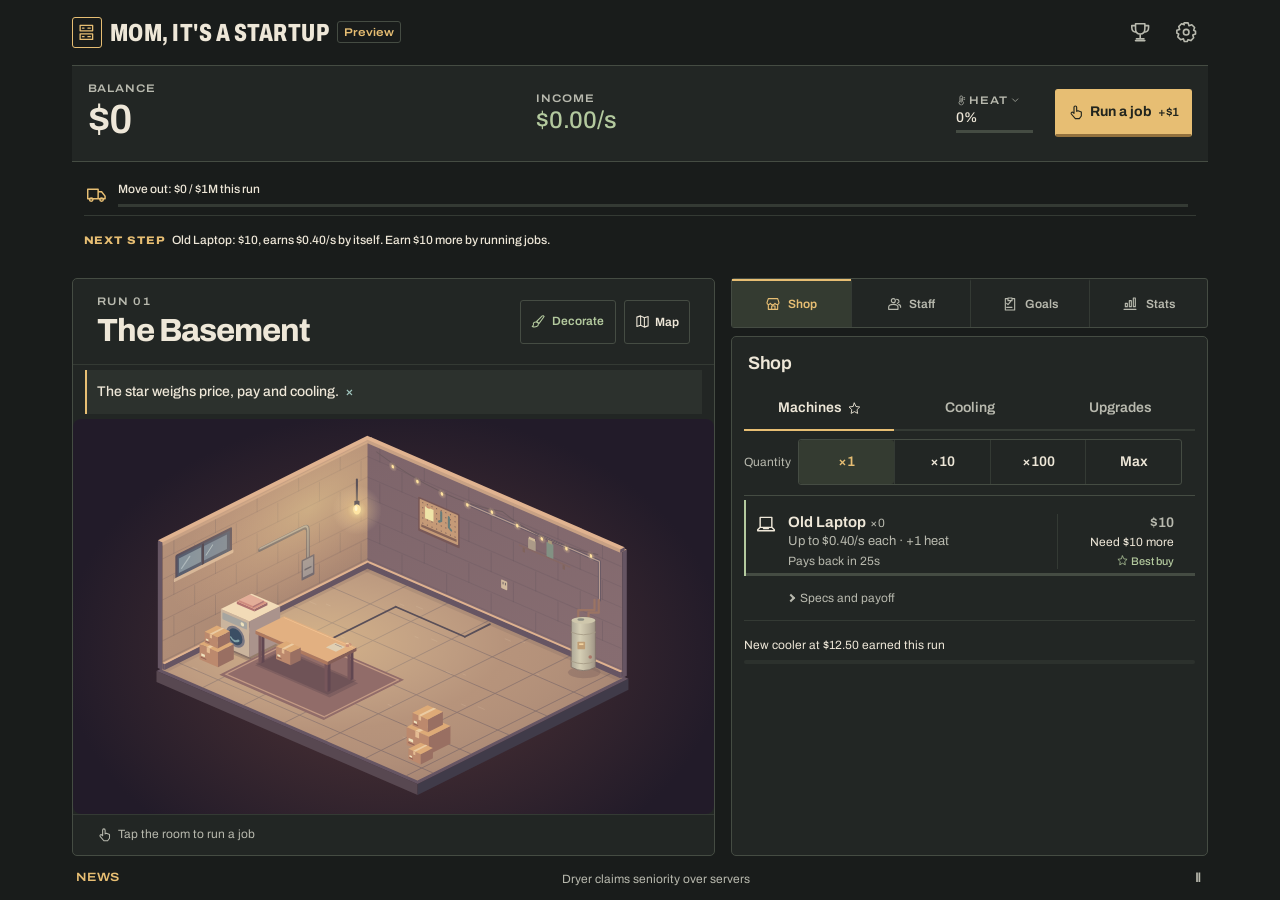
<file: index.html>
<!doctype html>
<html lang="en" data-release="preview">
<head>
  <meta charset="utf-8">
  <meta name="viewport" content="width=device-width, initial-scale=1, viewport-fit=cover">
  <title>Mom, It's a Startup</title>
  <meta name="color-scheme" content="dark">
  <meta name="theme-color" content="#191c1b">
  <link rel="manifest" data-href="./manifest.webmanifest">
  <link rel="icon" type="image/png" sizes="32x32" href="./icons/favicon.png">
  <link rel="apple-touch-icon" sizes="180x180" href="./icons/apple-touch-icon.png">
  <link rel="stylesheet" href="style.css">
  <link rel="stylesheet" href="design-assets.css">
  <link rel="stylesheet" href="room-scene.css">
  <link rel="stylesheet" href="shell.css">
</head>
<body class="game-screen">
  <main class="layout">
    <header class="topbar">
      <div class="identity"><span class="brand-mark"><svg class="ui-icon" aria-hidden="true" focusable="false"><use href="#icon-server"></use></svg></span><h1 class="brand">Mom, It's a Startup</h1><span id="preview-badge" hidden>Preview</span></div>
      <div class="header-tools">
        <button type="button" id="achievements-btn" aria-label="Achievements" aria-haspopup="dialog" aria-controls="achievements-dialog"><svg class="ui-icon" aria-hidden="true" focusable="false"><use href="#icon-trophy"></use></svg><span class="news-sr" id="achievement-count">0/0</span></button>
        <button type="button" id="settings-btn" aria-label="Settings" aria-haspopup="dialog" aria-controls="settings-dialog"><svg class="ui-icon" aria-hidden="true" focusable="false"><use href="#icon-settings"></use></svg></button>
      </div>
    </header>
    <section class="hud" aria-label="Startup finances and heat">
      <div class="balance"><span class="hud-label">Balance</span><strong id="money">$0</strong></div>
      <div class="income"><span class="hud-label">Income</span><strong id="income">$0/s</strong><span id="tap-boost" hidden></span><span class="news-sr" id="income-source">from machines</span><span id="income-flow" aria-hidden="true"></span></div>
      <div class="heat-chip-wrap">
        <button type="button" id="heat-chip" aria-controls="thermal-panel" aria-expanded="false" aria-label="Heat and power">
          <span class="heat-caption"><svg class="ui-icon" aria-hidden="true" focusable="false"><use href="#icon-heat"></use></svg> Heat <svg class="ui-icon" aria-hidden="true" focusable="false"><use href="#icon-chevron"></use></svg></span><strong id="heat-percent">0%</strong><span class="bar"><span class="bar-fill" id="heat-fill"></span></span>
          <span id="fireproof-badge" class="signature-chip" hidden>Fireproof</span>
        </button>
        <div id="thermal-panel" hidden>
          <h2>Heat and power</h2>
          <span id="heat-text"></span>
          <span id="orbital-heat-rule" hidden></span>
          <div id="fire-risk" hidden>
            <div class="meter-label"><span>Fire risk</span><span id="fire-risk-value"></span></div>
            <div class="bar" aria-hidden="true"><div class="bar-fill" id="fire-risk-fill"></div></div>
          </div>
          <div class="thermal-readout">
            <span id="cooling-reserve"></span>
            <span class="throttle" id="throttle" hidden></span>
          </div>
          <span id="sysadmin-receipt" hidden></span>
        <div id="power-control" hidden>
          <div class="power-caption">
            <label for="power-slider">Power <span id="power-value" aria-hidden="true"></span></label>
            <span id="power-readout"></span>
          </div>
          <div class="power-track">
            <div class="power-rail" aria-hidden="true">
              <span id="power-best"><span>best</span></span>
            </div>
            <input id="power-slider" type="range" aria-describedby="power-readout power-target power-cap-label">
          </div>
          <span id="power-target" class="news-sr"></span>
          <span id="power-cap-label" hidden></span>
        </div>
          <button type="button" class="btn" id="heat-close">Done</button>
        </div>
      </div>
      <div class="hud-job">        <button type="button" class="job-btn" id="job-btn" aria-describedby="tap-equivalent" aria-keyshortcuts="Space">
          <svg class="ui-icon" aria-hidden="true" focusable="false"><use href="#icon-tap"></use></svg><span class="job-title">Run a job</span>
          <span class="job-value" id="job-value">+$1</span>
          <span id="tap-receipt" aria-hidden="true"></span>
          <span id="tap-streak" aria-hidden="true"></span>
          <span id="streak-meter" aria-hidden="true"></span>
        </button>
</div>
    </section>
        <section class="goal-strip" id="goal-strip" data-phase="move" aria-labelledby="goal-title">
      <span class="goal-icon" id="goal-icon" aria-hidden="true"></span>
      <div class="goal-copy">
        <h2 id="goal-title">Move out</h2>
        <div class="goal-track" id="goal-track" role="progressbar" aria-labelledby="goal-title" aria-valuemin="0" aria-valuemax="100" aria-valuenow="0">
          <div class="goal-fill" id="goal-fill"></div>
        </div>
        <p id="goal-detail" hidden></p>
        <p id="board-completion" hidden></p>
      </div>
      <div class="goal-actions" id="goal-actions">
        <button type="button" id="move-btn" class="move-btn" aria-describedby="goal-title" hidden>Move out</button>
        <button type="button" id="sell-btn" class="btn" aria-describedby="goal-title" hidden>Sell startup</button>
        <button type="button" id="board-btn" class="btn" hidden>Board Room</button>
      </div>
      <div class="next-step" id="next-step" hidden>
        <p><span class="next-step-label">Next step</span> <span id="next-step-text"></span></p>
        <button type="button" id="next-step-action" aria-describedby="next-step-text" hidden></button>
      </div>
      <span class="news-sr" id="next-step-announcement" role="status" aria-atomic="true"></span>
      <div class="next-step contract-line" id="contract-line" hidden>
        <p><span class="next-step-label">Contract</span> <span id="contract-line-text"></span></p>
        <button type="button" id="contract-line-action" aria-describedby="contract-line-text">View</button>
      </div>
      <span class="news-sr" id="contract-announcement" role="status" aria-atomic="true"></span>
    </section>

    <div class="game-board">
      <section class="room-panel" aria-labelledby="room-title">
        <header class="scene-heading">
          <div class="location-copy"><span class="room-kicker" id="run-number">Run 01</span>
            <h2 id="room-title">The Basement</h2><p id="room-terms" hidden></p></div>
          <div class="location-actions"><span id="reputation" hidden></span>
            <button type="button" class="decor-toggle" id="decorate-btn" aria-expanded="false" aria-controls="decor-workbench"><svg class="ui-icon" aria-hidden="true" focusable="false"><use href="#icon-brush"></use></svg><span>Decorate</span><i id="decor-dot" class="nav-dot" aria-label="New decorations" hidden></i></button>
            <button type="button" class="decor-action" id="decor-done" hidden><svg class="ui-icon" aria-hidden="true" focusable="false"><use href="#icon-check"></use></svg>Done</button>
            <button type="button" id="location-map" aria-label="Open the location map" aria-haspopup="dialog" aria-controls="modal"><svg class="ui-icon" aria-hidden="true" focusable="false"><use href="#icon-map"></use></svg><span>Map</span><span id="location" class="news-sr">Parents' Basement</span></button>
          </div>
        </header>
        <div id="notice-slot">
        <div id="fire-alarm" hidden>
          <strong role="alert">FIRE ALARM: lower Power or add cooling!</strong>
          <span id="fire-countdown" role="timer" aria-live="off"></span>
        </div>
  <button type="button" id="first-tip" hidden><span id="first-tip-text"></span><span aria-hidden="true"> ×</span></button>
  <span class="news-sr" id="tip-announcement" role="status" aria-atomic="true"></span>
  <div id="decor-toast" role="status" aria-atomic="true" hidden><span id="decor-toast-icon" aria-hidden="true"></span><span id="decor-toast-text"></span></div>
  <div id="achievement-toast" role="status" aria-atomic="true">
    <span id="achievement-toast-icon" aria-hidden="true"></span>
    <span id="achievement-toast-text"></span>
  </div>

<div id="moment-banner" role="status" aria-atomic="true"></div></div>
                <div class="room-stage">
          <div class="room" id="room" data-location="basement" data-stage="0">
            <div class="room-inventory" id="room-inventory"></div>
            <div class="fire-atmosphere" aria-hidden="true">
              <div class="fire-char"></div>
              <div class="fire-smoke"><i></i><i></i><i></i><i></i></div>
              <div class="fire-flames"></div>
            </div>
            <div class="fire-report">
              <strong id="fire-moment" role="status"></strong>
              <span id="fire-payout" role="status"></span>
            </div>
          </div>
          <div class="priority-track" id="priority-track" hidden>
            <button type="button" id="priority-request" aria-label="Catch priority request" hidden>
              <span class="priority-chip" aria-hidden="true">ϟ</span>
            </button>
          </div>
          <span id="priority-receipt" role="status"></span>
        </div>

        <div class="room-foot"><span><svg class="ui-icon" aria-hidden="true" focusable="false"><use href="#icon-tap"></use></svg> Tap the room to run a job</span><span id="tap-multiplier" class="signature-chip" hidden>2× taps</span><span id="tap-equivalent" hidden></span></div>
        <div id="decor-tools" hidden><span><svg class="ui-icon" aria-hidden="true" focusable="false"><use href="#icon-brush"></use></svg><span id="decor-room-help">Tap a spot to decorate</span></span><button type="button" class="decor-action" id="decor-snapshot"><svg class="ui-icon" aria-hidden="true" focusable="false"><use href="#icon-camera"></use></svg> Snapshot</button></div>
        <p id="fire-rebuild" hidden></p>
          <section id="incident-banner" class="incident" aria-labelledby="incident-title" hidden>
    <div class="incident-heading">
      <h3 id="incident-title" aria-live="polite"></h3>
      <span id="incident-time" role="timer"></span>
    </div>
    <p id="incident-detail"></p>
    <div id="incident-actions" class="incident-actions">
      <button type="button" id="incident-accept" class="btn primary"></button>
      <button type="button" id="incident-decline" class="btn"></button>
    </div>
    <div class="incident-clock" aria-hidden="true"><span id="incident-remaining"></span></div>
  </section>


      </section>
      <aside id="decor-workbench" aria-labelledby="decor-heading" hidden>
        <header class="decor-heading"><div><span id="decor-category">Decorate</span><h2 id="decor-heading" tabindex="-1">Choose a spot</h2></div>
          <button type="button" id="decor-picker-close" class="decor-action" aria-label="Choose another spot" hidden><svg class="ui-icon" aria-hidden="true" focusable="false"><use href="#icon-close"></use></svg></button></header>
        <nav id="decor-slots" aria-label="Decoration slots"></nav>
        <div id="decor-picker" hidden><div id="decor-items"></div>
          <div class="decor-commit"><button type="button" class="btn" id="decor-default">Default</button><button type="button" class="btn primary" id="decor-use">Use</button></div>
        </div>
        <span class="news-sr" role="status" id="decor-status"></span>
      </aside>
      <button type="button" id="sheet-scrim" aria-label="Close panel" tabindex="-1" hidden></button>
      <aside id="game-sheet" aria-labelledby="sheet-title" data-sheet="shop" data-size="half">
        <header class="sheet-head">
          <button type="button" id="sheet-grip" aria-label="Expand panel"><span></span></button>
          <div class="sheet-heading"><h2 id="sheet-title" tabindex="-1">Shop</h2><button type="button" id="sheet-close" aria-label="Close panel"><svg class="ui-icon" aria-hidden="true" focusable="false"><use href="#icon-close"></use></svg></button></div>
        </header>
        <div id="sheet-scroll">
          <section id="sheet-shop">      <div class="panel shop">
        <fieldset class="shop-quantity" id="shop-quantity">
          <legend>Quantity</legend>
          <div class="quantity-options">
            <label><input type="radio" name="quantity" value="1" checked><span>×1</span></label>
            <label><input type="radio" name="quantity" value="10"><span>×10</span></label>
            <label><input type="radio" name="quantity" value="100"><span>×100</span></label>
            <label><input type="radio" name="quantity" value="max"><span>Max</span></label>
          </div>
        </fieldset>
        <div class="unlock-teaser" id="unlock-teaser" hidden>
          <span id="unlock-text"></span>
          <progress id="unlock-progress" max="100" value="0" aria-labelledby="unlock-text"></progress>
        </div>
        <div id="shop-tabs" class="shop-tabs" role="tablist" aria-label="Shop categories"></div>
        <section id="shop-panel-machine" role="tabpanel" aria-labelledby="shop-tab-machine" tabindex="0">
          <div class="cards" id="shop-machine"></div>
        </section>
        <section id="shop-panel-cooler" role="tabpanel" aria-labelledby="shop-tab-cooler" tabindex="0" hidden>
          <div class="cards" id="shop-cooler"></div>
          <p class="muted empty-note" id="cooler-empty">Cooling equipment appears as you earn.</p>
        </section>
        <section id="shop-panel-upgrade" role="tabpanel" aria-labelledby="shop-tab-upgrade" tabindex="0" hidden>
          <div class="cards" id="shop-upgrade"></div>
          <p class="muted empty-note" id="upgrade-empty">Upgrades appear as you get close to affording them.</p>
          <div class="installed" id="installed" hidden></div>
        </section>
        <section id="shop-panel-staff" role="tabpanel" aria-labelledby="shop-tab-staff" tabindex="0" hidden>
          <div class="cards" id="shop-staff"></div>
          <div id="manager-budget-control" hidden>
            <label for="manager-budget">Purchasing budget <output id="manager-budget-value" for="manager-budget">50%</output></label>
            <input id="manager-budget" type="range" aria-describedby="manager-budget-help">
            <p id="manager-budget-help">The most the Manager can spend on one Best buy, including its cooling.</p>
          </div>
        </section>
      </div>
</section>
          <section id="sheet-staff" hidden><p id="staff-lock" class="empty-state">Staff will appear as your startup grows.</p></section>
          <section id="sheet-goals" hidden>
            <section id="contracts-panel" aria-labelledby="contracts-heading">
              <div class="contracts-heading"><h3 id="contracts-heading" tabindex="-1">Client contracts</h3><span id="contracts-dot" class="claim-dot" hidden></span></div>
              <p id="contracts-lock" class="empty-state"></p>
              <p id="contracts-intro">One client at a time. Progress pauses instead of failing, and keeps counting while you're away.</p>
              <article id="contract-active" class="contract-card" tabindex="-1" aria-labelledby="contract-active-name" hidden>
                <div class="contract-top"><span class="contract-icon" id="contract-active-icon" aria-hidden="true"></span>
                  <div class="contract-names"><strong id="contract-active-name"></strong><span class="contract-client" id="contract-active-client"></span></div>
                  <span class="contract-reward" id="contract-active-reward"></span></div>
                <p class="contract-terms" id="contract-active-terms"></p>
                <div class="contract-track" id="contract-track" role="progressbar" aria-labelledby="contract-active-name" aria-describedby="contract-active-status" aria-valuemin="0" aria-valuemax="100" aria-valuenow="0"><div class="contract-fill" id="contract-fill"></div></div>
                <p class="contract-status" id="contract-active-status"></p>
                <p class="contract-tradeoff" id="contract-active-tradeoff"></p>
                <button type="button" class="btn contract-end" id="contract-end">End contract</button>
              </article>
              <ul id="contract-offers" aria-label="Contract offers"></ul>
              <p id="contracts-locked"></p>
              <span id="contracts-receipt" role="status" aria-atomic="true"></span>
            </section>
            <button type="button" id="goals-toggle" aria-expanded="false" aria-controls="goals-panel" hidden>Today's to-do list <span class="claim-dot" hidden></span></button>
            <p id="goals-lock" class="empty-state">Buy your first laptop to get your first to-do list.</p>        <section id="goals-panel" aria-labelledby="goals-heading" hidden>
          <div class="goals-heading">
            <h3 id="goals-heading">Today's to-do list</h3>
            <button type="button" id="goals-close" aria-label="Close to-do list">×</button>
          </div>
          <ol id="goal-slots"></ol>
          <p id="goal-swap-time"></p>
          <span id="goals-receipt" role="status"></span>
        </section></section>
          <section id="sheet-stats" hidden><div id="sheet-stat-values"></div>      <div class="panel log-panel">
        <h2>Log</h2>
        <ol class="log" id="log" aria-live="polite"></ol>
      </div>
        <div id="overtime-panel" class="reward-offer" hidden>
          <button type="button" class="btn" id="overtime-watch" data-ad-offer aria-describedby="overtime-detail" hidden>Overtime Boost</button>
          <p id="overtime-detail" class="muted"></p>
          <p id="overtime-notice" role="status"></p>
        </div>  <footer class="footer">
    <span id="save-status" class="muted">Not saved yet</span>
    <button type="button" id="reset-btn" class="link-btn">Reset game</button>
  </footer>

</section>
        </div>
      </aside>
      <nav class="game-nav" aria-label="Game panels"><button type="button" data-open-sheet="shop" aria-controls="game-sheet" aria-expanded="false"><svg class="ui-icon" aria-hidden="true" focusable="false"><use href="#icon-shop"></use></svg><span>Shop</span><i class="nav-dot" hidden></i></button><button type="button" data-open-sheet="staff" aria-controls="game-sheet" aria-expanded="false"><svg class="ui-icon" aria-hidden="true" focusable="false"><use href="#icon-staff"></use></svg><span>Staff</span><i class="nav-dot" hidden></i></button><button type="button" data-open-sheet="goals" aria-controls="game-sheet" aria-expanded="false"><svg class="ui-icon" aria-hidden="true" focusable="false"><use href="#icon-goals"></use></svg><span>Goals</span><i class="nav-dot" hidden></i></button><button type="button" data-open-sheet="stats" aria-controls="game-sheet" aria-expanded="false"><svg class="ui-icon" aria-hidden="true" focusable="false"><use href="#icon-stats"></use></svg><span>Stats</span><i class="nav-dot" hidden></i></button></nav>
    </div>
        <button type="button" id="news-ticker" aria-describedby="news-help">
      <span class="news-label" aria-hidden="true">News</span>
      <span class="news-window"><span id="news-headline"></span></span>
      <span class="news-pause" aria-hidden="true">Ⅱ</span>
    </button>
    <span class="news-sr" id="news-help">News ticker. Activate to pause for ten seconds.</span>

  </main>
  <dialog id="decor-photo" class="modal" aria-labelledby="decor-photo-title">
    <header class="decor-heading"><h2 id="decor-photo-title">Room snapshot</h2><button type="button" class="decor-action" id="decor-photo-close" aria-label="Close snapshot"><svg class="ui-icon" aria-hidden="true" focusable="false"><use href="#icon-close"></use></svg></button></header>
    <img id="decor-photo-preview" alt="Snapshot of your room" hidden>
    <p id="decor-photo-status" role="status"></p>
    <div class="decor-photo-actions"><button type="button" class="btn" id="decor-share" hidden>Share</button><button type="button" class="btn primary" id="decor-download" hidden>Download PNG</button></div>
  </dialog>
  <dialog id="settings-dialog" class="modal" aria-labelledby="settings-title">
    <header class="settings-heading">
      <h2 id="settings-title">Settings</h2>
      <button type="button" id="settings-close" class="btn" autofocus>Close</button>
    </header>
    <div class="settings-sections">
      <section aria-labelledby="settings-display">
        <h3 id="settings-display">Display and sound</h3>
        <div class="settings-toggles">
          <button type="button" class="btn" id="sound-toggle">Sound and haptics</button>
          <button type="button" class="btn" id="effects-toggle">Effects: Full</button>
          <button type="button" class="btn" id="ticker-toggle" aria-pressed="true">Ticker on</button>
          <button type="button" class="btn" id="tips-toggle" aria-pressed="true">Tips on</button>
          <button type="button" class="btn" id="notation-toggle">Numbers: Standard</button>
        </div>
      </section>
      <section aria-labelledby="settings-keys" class="settings-keys">
        <h3 id="settings-keys">Keyboard shortcuts</h3>
        <p><kbd>Space</kbd> run a job · <kbd>1</kbd>–<kbd>4</kbd> buy ×1, ×10, ×100, Max · <kbd>M</kbd> <kbd>C</kbd> <kbd>U</kbd> <kbd>H</kbd> Machines, Cooling, Upgrades, Hires</p>
      </section>
      <section id="reward-settings" aria-labelledby="reward-settings-title" hidden>
        <h3 id="reward-settings-title">Optional rewards</h3>
        <div class="settings-actions">
          <button type="button" class="btn" id="reward-toggle" aria-pressed="true">Show ad offers: On</button>
          <button type="button" class="btn" id="ad-privacy" hidden>Manage ad privacy choices</button>
        </div>
      </section>
      <section aria-labelledby="settings-backup">
        <h3 id="settings-backup">Save backup</h3>
        <p>Take your startup to another device or keep a copy for later.</p>
        <button type="button" class="btn" id="preview-copy" hidden>Copy my real save into the preview</button>
        <button type="button" class="btn primary" id="backup-export">Export backup</button>
        <div id="backup-output" class="backup-box" hidden>
          <label for="backup-code">Your backup code</label>
          <textarea id="backup-code" rows="2" readonly spellcheck="false" dir="ltr"></textarea>
          <div class="settings-actions">
            <button type="button" class="btn" id="backup-copy">Copy</button>
            <button type="button" class="btn" id="backup-share" hidden>Share</button>
            <button type="button" class="btn" id="backup-download">Download</button>
          </div>
        </div>
        <p id="backup-export-status" class="settings-notice" role="status"></p>
        <div class="backup-import">
          <label for="backup-input">Import a backup</label>
          <textarea id="backup-input" rows="2" placeholder="Paste a backup code here" autocapitalize="none" autocomplete="off" spellcheck="false" dir="ltr"></textarea>
          <div class="settings-actions">
            <button type="button" class="btn" id="backup-preview">Preview backup</button>
            <button type="button" class="btn" id="backup-pick">Choose .txt file</button>
            <input type="file" id="backup-file" accept=".txt,text/plain" aria-label="Backup text file" hidden>
          </div>
        </div>
        <p id="backup-import-status" class="settings-notice" role="status"></p>
        <div id="backup-confirmation" class="backup-box" role="group" aria-labelledby="backup-question" aria-describedby="backup-summary" hidden>
          <h4 id="backup-question">Replace your current game with this backup?</h4>
          <p id="backup-summary"></p>
          <div class="settings-actions">
            <button type="button" class="btn primary" id="backup-replace">Replace</button>
            <button type="button" class="btn" id="backup-cancel">Cancel</button>
          </div>
        </div>
        <div id="backup-previous" class="backup-box" hidden>
          <p>Your previous save is available in this tab.</p>
          <button type="button" class="btn" id="backup-undo">Undo</button>
        </div>
        <h4 class="snapshot-title">Restore a recent snapshot</h4>
        <p id="snapshot-hint">Each hour you play adds a snapshot here. The latest three stay on this device.</p>
        <ul id="snapshot-list"></ul>
      </section>
      <section aria-labelledby="settings-feedback">
        <h3 id="settings-feedback">Feedback</h3>
        <a class="btn" id="feedback-store" aria-describedby="feedback-test-note" target="_blank" rel="noopener noreferrer" href="https://play.google.com/store/apps/details?id=io.github.les2232.basementdatacenter">Leave feedback on Google Play (testers)</a>
        <p class="muted" id="feedback-test-note">Works once you've joined the test with your Play Store account.</p>
        <div class="settings-actions">
          <a class="settings-link" id="feedback-issues" target="_blank" rel="noopener noreferrer" href="https://github.com/les2232/basement-datacenter-play/issues">Or report it on GitHub</a>
          <button type="button" class="btn" id="feedback-copy">Copy game info</button>
        </div>
        <p id="feedback-status" class="settings-notice" role="status"></p>
        <textarea id="feedback-info" rows="5" aria-label="Game info to copy" readonly hidden></textarea>
      </section>
      <section aria-labelledby="settings-about">
        <h3 id="settings-about">About</h3>
        <p class="about-game">Mom, It's a Startup <span id="settings-version"></span></p>
        <p>Made in a basement</p>
        <a class="settings-link" href="./privacy.html">Privacy policy</a>
      </section>
    </div>
  </dialog>

  <dialog id="modal" class="modal" aria-labelledby="modal-title">
    <h2 id="modal-title"></h2>
    <div id="modal-body"></div>
    <div class="modal-actions" id="modal-actions"></div>
  </dialog>

  <dialog id="perk-dialog" aria-labelledby="perk-title" aria-describedby="perk-instructions">
    <section class="perk-offer">
      <p id="perk-tier"></p>
      <h2 id="perk-title">The investors have an offer</h2>
      <p id="perk-instructions">Choose one permanent perk for this and every future startup.</p>
      <div id="perk-options"></div>
    </section>
  </dialog>

  <dialog id="achievements-dialog" class="modal trophy-dialog" aria-labelledby="trophy-title">
    <header class="trophy-heading">
      <div>
        <h2 id="trophy-title">Trophy cabinet</h2>
        <span id="trophy-total"></span>
      </div>
      <button type="button" id="achievements-close" class="btn">Close</button>
    </header>
    <div class="trophy-tabs" role="tablist" aria-label="Trophy cabinet">
      <button type="button" id="achievements-tab" role="tab" aria-selected="true"
        aria-controls="achievements-view">Achievements</button>
      <button type="button" id="stats-tab" role="tab" aria-selected="false"
        aria-controls="stats-view" tabindex="-1">Stats</button>
    </div>
    <section id="achievements-view" class="trophy-view" role="tabpanel"
      aria-labelledby="achievements-tab" tabindex="0">
      <ul id="achievement-grid"></ul>
    </section>
    <section id="stats-view" class="trophy-view" role="tabpanel"
      aria-labelledby="stats-tab" tabindex="0" hidden>
      <section id="stats-perks" aria-labelledby="stats-perk-title">
        <h3 id="stats-perk-title">Perks</h3>
        <ul id="perk-list"></ul>
        <p id="next-perk"></p>
      </section>
      <section id="stats-board" aria-label="Board Room">
        <button type="button" id="stats-board-btn" class="btn">Board Room</button>
        <p id="board-rewards"></p>
      </section>
      <dl id="stats-list"></dl>
    </section>
  </dialog>
  <canvas id="fx-canvas" aria-hidden="true"></canvas>
  <div id="fire-screen-edge" aria-hidden="true" hidden></div>
  <div id="fire-flash" aria-hidden="true" hidden></div>

  <script src="ads-config.js"></script>
  <script src="economy.js"></script>
  <script src="backup.js"></script>
  <script src="preview.js"></script>
  <script src="icons-ui.js"></script>
  <script src="room-scene.js"></script>
  <script src="room-snapshot.js"></script>
  <script src="shell.js"></script>
  <script src="game.js"></script>
</body>
</html>
</file>
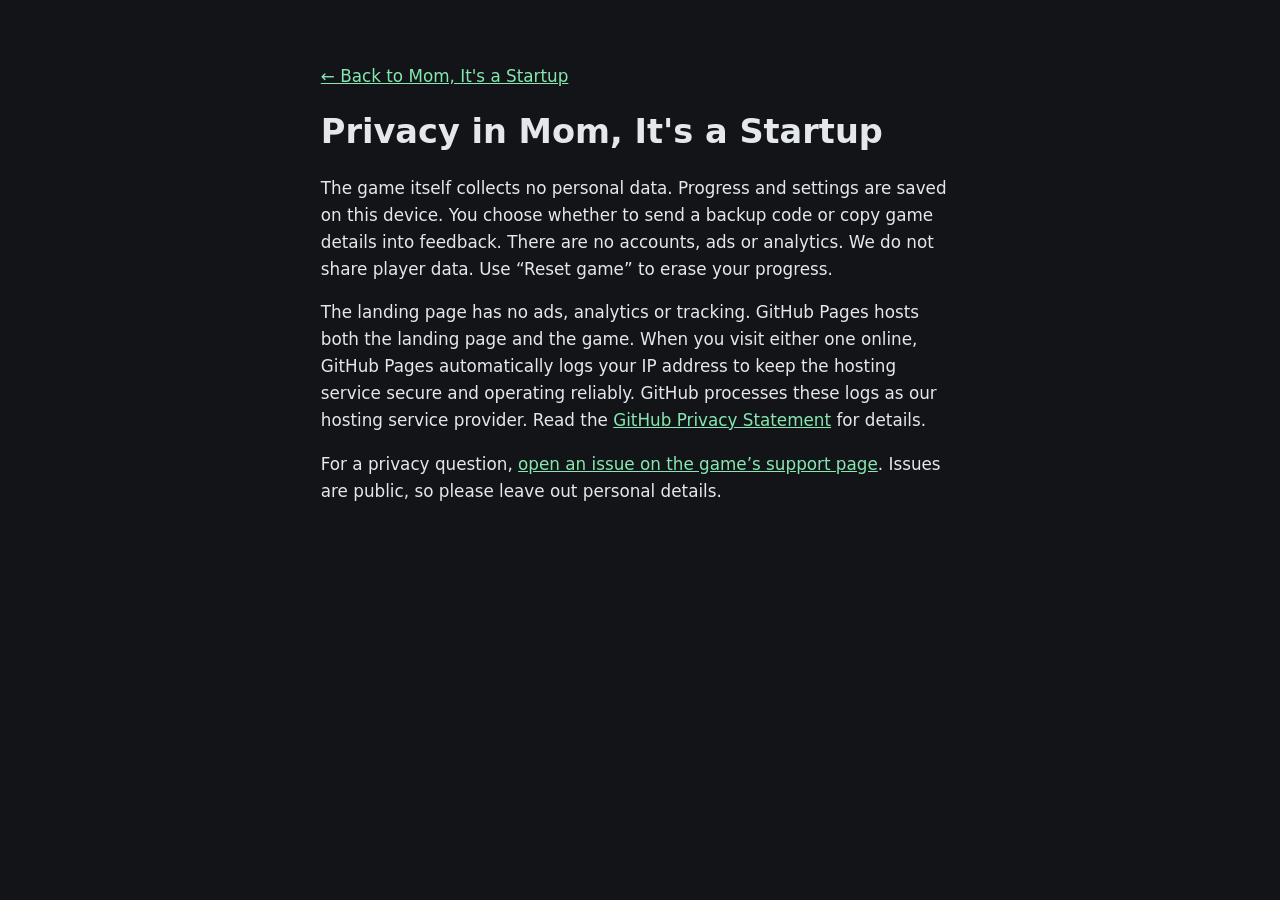
<file: privacy.html>
<!doctype html>
<html lang="en">
<head>
  <meta charset="utf-8">
  <meta name="viewport" content="width=device-width, initial-scale=1">
  <meta name="theme-color" content="#121418">
  <title>Privacy · Mom, It's a Startup</title>
  <style>
    :root { color-scheme: dark; font: 1.05rem/1.6 system-ui, sans-serif; background: #121418; color: #e5e8ea; }
    main { max-width: 38rem; margin: 7vh auto; padding: 0 1.25rem; }
    h1 { line-height: 1.2; } a { color: #86e7b0; }
  </style>
</head>
<body>
  <main>
    <a href="./">← Back to Mom, It's a Startup</a>
    <h1>Privacy in Mom, It's a Startup</h1>
    <p>The game itself collects no personal data. Progress and settings are saved on this device. You choose whether to send a backup code or copy game details into feedback. There are no accounts, ads or analytics. We do not share player data. Use “Reset game” to erase your progress.</p>
    <p>The landing page has no ads, analytics or tracking. GitHub Pages hosts both the landing page and the game. When you visit either one online, GitHub Pages automatically logs your IP address to keep the hosting service secure and operating reliably. GitHub processes these logs as our hosting service provider. Read the <a href="https://docs.github.com/en/site-policy/privacy-policies/github-general-privacy-statement">GitHub Privacy Statement</a> for details.</p>
    <p>For a privacy question, <a href="https://github.com/les2232/basement-datacenter-play/issues">open an issue on the game’s support page</a>. Issues are public, so please leave out personal details.</p>
  </main>
</body>
</html>
</file>
<file: style.css>
:root {
  --bg: #121418;
  --panel: #1b1f26;
  --panel-2: #232833;
  --line: #2f3542;
  --text: #e7eaf0;
  --muted: #8a93a3;
  --accent: #5be49b;      /* money / good */
  --accent-dim: #2c6e4c;
  --warn: #f5b84a;
  --hot: #ff5d5d;
  --cool: #6cc7ff;
  --mono: Archivo, sans-serif;
  --radius: 10px;
  --tap-target: 44px;
}

* { box-sizing: border-box; }

html, body {
  margin: 0;
  background: var(--bg);
  color: var(--text);
  font: 15px/1.45 Archivo, sans-serif;
}

html { overscroll-behavior-y: contain; }
button {
  font: inherit;
  color: inherit;
  min-width: var(--tap-target);
  min-height: var(--tap-target);
  touch-action: manipulation;
}
.job-btn, .card {
  -webkit-user-select: none;
  user-select: none;
  -webkit-tap-highlight-color: transparent;
}
[hidden] { display: none !important; }
.muted { color: var(--muted); font-weight: normal; }

/* ---------- layout ---------- */

.topbar {
  display: flex;
  align-items: center;
  justify-content: space-between;
  gap: 12px;
  flex-wrap: wrap;
  padding: 14px 20px;
  border-bottom: 1px solid var(--line);
}
.brand { margin: 0; font-size: 20px; letter-spacing: 0.02em; display: flex; align-items: center; gap: 10px; }
.led {
  width: 10px; height: 10px; border-radius: 50%;
  background: var(--accent);
  box-shadow: 0 0 8px var(--accent);
  animation: blink 2.4s infinite;
}
.location {
  display: inline-flex; align-items: center; gap: 7px; justify-self: start;
  padding: 4px 8px; border: 1px solid var(--line); border-radius: 8px;
  background: var(--panel); color: var(--text); cursor: pointer;
}
.map-link { font: 600 12px/1 var(--mono); color: var(--cool); }
.location:focus-visible { outline: 2px solid var(--cool); outline-offset: 1px; }
#reputation { color: #ffe09c; font: 650 13px/1.4 var(--mono); overflow-wrap: anywhere; }
.header-tools { display: flex; align-items: center; flex-wrap: wrap; justify-content: flex-end; gap: 6px 12px; }
#settings-btn {
  border: 1px solid var(--line); border-radius: 8px; background: var(--panel);
  font-size: 19px; cursor: pointer;
}
@media (max-width: 580px) {
  .topbar { padding: 10px 16px; gap: 6px; }
  .header-tools { width: 100%; justify-content: space-between; gap: 4px; }
  .location { font-size: 13px; }
}

.layout {
  display: grid;
  grid-template-columns: minmax(0, 1fr) minmax(0, 1fr);
  gap: 18px;
  max-width: 1180px;
  margin: 0 auto;
  padding: 18px 20px;
}
.col { display: flex; flex-direction: column; gap: 16px; min-width: 0; }
@media (max-width: 720px), (max-width: 860px) and (orientation: portrait) {
  /* Stack phones and portrait tablets. Wider landscape tablets use the two-column layout. */
  .layout { grid-template-columns: minmax(0, 1fr); padding: 14px 16px; }
  .col { display: contents; }
  .status { order: 1; }
  .job-control { order: 2; }
  .room-panel { order: 3; }
  .shop { order: 4; }
  .log-panel { order: 5; }
}

.panel {
  background: var(--panel);
  border: 1px solid var(--line);
  border-radius: var(--radius);
  padding: 14px 16px;
}
.panel h2 { margin: 0 0 10px; font-size: 14px; text-transform: uppercase; letter-spacing: 0.08em; color: var(--muted); }
.panel h2 small { text-transform: none; letter-spacing: 0; font-weight: normal; margin-left: 6px; opacity: 0.8; }

/* ---------- status ---------- */

.cash-line { display: flex; align-items: center; justify-content: space-between; gap: 8px; }
#tap-boost { color: var(--accent); font: 600 13px/1.3 var(--mono); text-align: right; }
.money {
  font-family: var(--mono);
  font-size: 40px;
  font-weight: 700;
  color: var(--accent);
  line-height: 1.1;
}
.income { font-family: var(--mono); margin-top: 2px; }
.cash-line, .income, .meter-label, .thermal-readout { contain: inline-size layout; }
.cash-line { min-height: 44px; }
.income { min-height: 1.5em; }
.heat-meter .bar { contain: strict; }
#heat-fill { will-change: transform; }
#heat-fill.automated-heat { transition: none; }
.thermal-readout {
  min-height: 24px;
  display: grid;
  align-items: end;
  font-size: 13px;
  font-variant-numeric: tabular-nums;
  color: var(--muted);
}
.throttle {
  color: var(--hot);
  font-weight: 600;
}

.meter { margin-top: 12px; }
.meter-label { display: flex; justify-content: space-between; gap: 10px; font-size: 13px; margin-bottom: 4px; flex-wrap: wrap; }
.meter-label span:last-child { font-family: var(--mono); }
.bar { height: 10px; background: var(--panel-2); border-radius: 99px; overflow: hidden; }
.bar-fill {
  height: 100%; border-radius: 99px; background: var(--accent);
  transform: scaleX(0); transform-origin: left; transition: transform 0.18s ease-out;
}
.bar-fill.warm { background: var(--warn); }
.bar-fill.hot { background: var(--hot); animation: pulse 1s infinite; }

#fire-risk { margin-top: 7px; }
#fire-risk .meter-label { color: #ffd397; }
#fire-risk-fill { background: linear-gradient(90deg, #fac25a, #ff9559); }
#fire-risk[data-stage="smoke"] #fire-risk-fill { background: linear-gradient(90deg, #ffb04a, #fa7049); }
#fire-risk[data-stage="alarm"] #fire-risk-fill { background: linear-gradient(90deg, #ff9755, #ff5050); }
#fire-alarm {
  position: relative; display: flex; align-items: baseline; justify-content: space-between;
  gap: .2rem .6rem; flex-wrap: wrap; margin-top: 6px; padding: 7px 10px;
  border: 1px solid #fa796e; border-left: 4px solid #ff7667; border-radius: 6px;
  background: #441d24; color: #ffe8df; font-size: 13px;
}
#fire-alarm::after {
  content: ''; position: absolute; inset: 0; border-radius: inherit; pointer-events: none;
  box-shadow: inset 0 0 12px 2px #ff625d77; animation: fire-alarm-light 1.4s ease-in-out infinite alternate;
}
#fire-countdown { font: 700 14px var(--mono); white-space: nowrap; }
@keyframes fire-alarm-light { from { opacity: .15; } to { opacity: .9; } }

/* The room carries the smoke and scorch marks. All effect layers pass touches through. */
.fire-atmosphere, .fire-atmosphere > div, .fire-report {
  position: absolute; inset: 0; overflow: hidden; pointer-events: none;
}
.fire-atmosphere { z-index: 3; }
#fire-rebuild { margin: 0 0 6px; color: #e6b49b; font-size: 13px; }
.fire-char {
  opacity: 0; transition: opacity .5s; background:
    radial-gradient(ellipse at 11% 112%, #0d0906 3%, transparent 50%),
    radial-gradient(ellipse at 91% -10%, #160e09 1%, transparent 38%),
    repeating-linear-gradient(114deg, transparent 0 36px, #1b100c50 37px, transparent 41px),
    linear-gradient(0deg, #1e120d88, #18100b28 62%, #271a12a8);
}
#room[data-charred="true"] .fire-char { opacity: var(--char-level); }
.fire-smoke, .fire-flames { display: none; }
#room:is([data-fire-stage="smoke"], [data-fire-stage="alarm"]) .fire-smoke { display: block; }
.fire-smoke i {
  --drift: 24px; --delay: -1s; --left: 5%;
  position: absolute; top: 60%; left: var(--left); width: 25%; height: 42%;
  border-radius: 50%; background: radial-gradient(ellipse, #bdc0c69e 0%, #888e9770 32%, transparent 70%);
  animation: fire-smoke-rise 4s linear var(--delay) infinite;
}
.fire-smoke i:nth-child(2) { --left: 28%; --delay: -2.5s; --drift: -16px; }
.fire-smoke i:nth-child(3) { --left: 54%; --delay: -3.7s; --drift: 20px; }
.fire-smoke i:nth-child(4) { --left: 75%; --delay: -.2s; --drift: -24px; }
@keyframes fire-smoke-rise {
  0% { opacity: 0; transform: translateY(16%) scale(.6); }
  26% { opacity: .8; } 78% { opacity: .65; }
  100% { opacity: 0; transform: translate(var(--drift), -178%) scale(1.45); }
}
#fire-screen-edge, #fire-flash { position: fixed; inset: 0; z-index: 7; pointer-events: none; }
#fire-screen-edge { background: radial-gradient(ellipse at center, transparent 55%, #777d8566); }
#fire-flash { z-index: 9; background: #fff1c2; animation: fire-flash-out .34s ease-out both; }
@keyframes fire-flash-out { from { opacity: .42; } to { opacity: 0; } }
#room.fire-flare .fire-flames {
  display: block; inset: -15% -10% -25%; transform-origin: bottom;
  background:
    radial-gradient(ellipse at 24% 95%, #ffda67 2%, #ff8a30 18%, transparent 41%),
    radial-gradient(ellipse at 63% 92%, #ffb43e 9%, #e85025 23%, transparent 45%),
    radial-gradient(ellipse at 98% 102%, #ffe389 5%, #fd722e 21%, transparent 48%);
  animation: fire-sweep 1.45s ease-out both;
}
@keyframes fire-sweep {
  0% { opacity: 0; transform: translate(-42%, 40%) scaleY(.5); }
  22% { opacity: .95; } 52% { transform: translate(-3%, -4%) scaleY(1.35); }
  100% { opacity: 0; transform: translate(40%, -25%) scaleY(1.05); }
}
.fire-report {
  z-index: 5; display: flex; flex-direction: column; justify-content: center; align-items: center;
  gap: 7px; padding: 10px; text-align: center;
}
#fire-moment:empty, #fire-payout:empty { display: none; }
#fire-moment {
  padding: .5em .65em; max-width: 100%; border: 1px solid #ff9961; border-radius: 6px;
  color: #ffe3ba; background: #321b15f5; font: 800 clamp(16px, 2.4vw, 26px)/1.15 var(--mono);
}
#fire-payout {
  padding: .35em .55em; border-radius: 4px; color: #bcffd6; background: #10271ff0;
  font: 700 15px var(--mono); animation: fire-payout-rise 2.8s ease-out both;
}
@keyframes fire-payout-rise { from { transform: translateY(8px); } to { transform: translateY(-6px); } }
body.effects-reduced #fire-flash, body.effects-reduced #room.fire-flare .fire-flames { display: none; }
body.effects-reduced .fire-smoke i { top: 22%; opacity: .46; }
body.effects-reduced #room.fire-burning .fire-report { animation: fire-quiet-fade .35s ease-out both !important; }
@media (prefers-reduced-motion: reduce) {
  #fire-flash, #room.fire-flare .fire-flames { display: none; }
  .fire-smoke i { top: 22%; opacity: .46; }
  #room.fire-burning .fire-report { animation: fire-quiet-fade .35s ease-out both !important; }
}
@keyframes fire-quiet-fade { from { opacity: .25; } to { opacity: 1; } }

.incident {
  --incident-color: var(--cool);
  position: fixed;
  z-index: 12;
  inset-inline-start: max(12px, calc((100vw - 1140px) / 2));
  bottom: max(12px, env(safe-area-inset-bottom));
  width: min(28rem, calc(100% - 24px));
  max-height: 48dvh;
  overflow: auto;
  padding: 10px 12px;
  border: 1px solid var(--line);
  border-inline-start: 3px solid var(--incident-color);
  border-radius: 8px;
  background: var(--panel-2);
  box-shadow: 0 8px 28px #0008;
}
/* Let the bottom controls scroll clear of a live decision without moving the shop or job button. */
.footer.incident-visible { padding-bottom: min(16rem, 50vh); }
.incident.warning { --incident-color: var(--warn); }
.incident-heading, .incident-actions { display: flex; align-items: baseline; gap: 8px; flex-wrap: wrap; }
.incident-heading { justify-content: space-between; color: var(--incident-color); }
.incident-heading h3 { font-size: 15px; margin: 0; }
#incident-time { font: 13px var(--mono); white-space: nowrap; }
.incident p { font-size: 14px; margin: 4px 0 0; }
.incident-actions { margin-top: 9px; }
.incident .btn { padding: 6px 12px; }
.incident.warning .btn.primary { background: var(--warn); border-color: var(--warn); color: var(--bg); }
.incident .btn:disabled { opacity: 0.55; cursor: not-allowed; }
.incident-clock { position: absolute; inset: auto 0 0; height: 3px; background: #ffffff0e; }
.incident-clock span {
  display: block; height: 100%; background: var(--incident-color);
  transform-origin: left; transition: transform 100ms linear;
}
.incident.warning .incident-clock span {
  background: repeating-linear-gradient(125deg, var(--warn) 0 7px, #74501c 7px 11px);
}
.incident-new { animation: incident-arrives 0.46s cubic-bezier(.16,.8,.3,1); }
.incident-new::after {
  content: ''; position: absolute; inset: 0; border-radius: inherit;
  box-shadow: inset 0 0 0 1px var(--incident-color);
  opacity: 0; pointer-events: none; animation: incident-attention 1.15s ease-out;
}
@keyframes incident-arrives {
  from { transform: translateY(10px); opacity: .4; }
  to { transform: translateY(0); opacity: 1; }
}
@keyframes incident-attention { 20%, 55% { opacity: .85; } 40%, 100% { opacity: 0; } }

.goal-strip {
  --goal-color: #83cffa;
  grid-column: 1 / -1; display: grid; grid-template-columns: auto minmax(0,1fr) auto;
  align-items: center; gap: 12px; padding: 12px 16px; min-height: 66px;
  border: 1px solid var(--line); border-inline-start: 3px solid var(--goal-color); border-radius: var(--radius);
  background: linear-gradient(105deg, #202b35, var(--panel) 70%);
}
.goal-strip:is([data-phase="sell"], [data-phase="ready"]) {
  --goal-color: #ffd184; background: linear-gradient(105deg, #312b24, var(--panel) 70%);
}
.goal-icon { font-size: 24px; line-height: 1; }
#news-ticker {
  grid-column: 1 / -1; display: flex; align-items: center; gap: 9px;
  width: 100%; min-width: 0; height: var(--tap-target); padding: 0 11px;
  overflow: hidden; text-align: left; cursor: pointer;
  border: 1px solid #34434b; border-radius: 7px; background: #172126; color: #d4e5e8;
}
.news-label { flex: none; color: #8cd6c0; font: 700 11px/1 var(--mono); text-transform: uppercase; letter-spacing: .08em; }
.news-window { flex: 1; min-width: 0; overflow: hidden; white-space: nowrap; }
#news-headline { display: inline-block; font-size: 13px; line-height: 1.5; }
.news-pause { flex: none; width: 1em; text-align: center; font: 700 12px/1 var(--mono); color: var(--muted); }
#news-ticker[data-paused="true"] .news-pause { color: var(--accent); }
.news-sr { position: absolute; width: 1px; height: 1px; padding: 0; overflow: hidden; clip-path: inset(50%); white-space: nowrap; }
#first-tip {
  position: fixed; z-index: 25; max-width: calc(100vw - 16px); min-height: var(--tap-target);
  border: 1px solid #749b95; border-radius: 8px; padding: 6px 10px; text-align: left;
  background: #213c39; color: #e3faf2; font-size: 13px; line-height: 1.25;
  box-shadow: 0 3px 9px #0007; cursor: pointer;
}
#first-tip > span:last-child { color: #a0c5bd; margin-left: 3px; }
#first-tip::after { content: ''; position: absolute; left: var(--tip-arrow, 18px); bottom: -5px;
  width: 8px; height: 8px; transform: rotate(45deg); background: #213c39;
  border-right: 1px solid #749b95; border-bottom: 1px solid #749b95; }
#first-tip[data-side="below"]::after { top: -5px; bottom: auto; transform: rotate(225deg); }
#first-tip:focus-visible, #news-ticker:focus-visible { outline: 2px solid var(--cool); outline-offset: -2px; }
@media (max-width: 580px) {
  #news-ticker { padding-inline: 7px; gap: 5px; }
  .news-label { font-size: 10px; }
  #first-tip { font-size: 12px; }
}
.goal-copy { min-width: 0; font-variant-numeric: tabular-nums; }
.goal-actions { display: flex; flex-wrap: wrap; gap: 6px; }
#board-completion { margin: 5px 0 0; color: #a5e2d4; font-size: 13px; }
#goal-title { margin: 0; font-size: 16px; line-height: 1.35; }
#goal-detail { margin: 5px 0 0; color: #d4c8b6; font-size: 13px; }
.goal-track { height: 5px; margin-top: 7px; background: #111921; border-radius: 5px; overflow: hidden; }
.goal-fill { height: 100%; background: var(--goal-color); transform: scaleX(0); transform-origin: left; }
@media (max-width: 580px) {
  .goal-strip { grid-template-columns: auto minmax(0,1fr); gap: 6px 10px; padding: 10px 12px; }
  .goal-strip button { grid-column: 1 / -1; }
  .goal-actions { grid-column: 1 / -1; }
  .goal-actions button { flex: 1; }
}
.move-btn {
  padding: 8px 14px;
  border: 1px solid var(--cool);
  background: rgba(108, 199, 255, 0.12);
  color: var(--cool);
  border-radius: 8px;
  font-weight: 700;
  cursor: pointer;
}
#sell-btn, .btn.sale-confirm { background: #ffd780; color: #2b210c; border-color: #ffd780; }
.sale-quote {
  display: grid; gap: 4px; padding: 12px 14px; margin: 12px 0;
  border-inline-start: 3px solid #e3b456; background: #29261f; border-radius: 4px;
}
.sale-gain { color: #ffe2a2; font-size: 18px; }
.sale-total, .sale-bonus { font-variant-numeric: tabular-nums; }
.sale-double { color: #ffe2a2; }

/* ---------- the big button ---------- */

.job-btn {
  display: flex;
  flex-direction: column;
  align-items: center;
  gap: 2px;
  width: 100%;
  padding: 20px;
  border: 2px solid var(--accent);
  border-radius: 14px;
  background: linear-gradient(180deg, #1f3a2c, #172a20);
  cursor: pointer;
  transition: transform 0.06s;
  box-shadow: 0 0 0 rgba(91, 228, 155, 0);
}
.job-title { font-size: 22px; font-weight: 700; }
.job-value { font-family: var(--mono); color: var(--accent); }
#tap-equivalent { margin: 5px 0 0; text-align: center; font-size: 13px; color: var(--muted); }
.reward-offer { margin: 10px auto 0; text-align: center; }
.reward-offer p, .reward-receipt { margin: 4px 0 0; font-size: 13px; }
.reward-offer p:empty, .reward-receipt:empty { display: none; }
#overtime-watch, #offline-watch { max-width: 100%; color: var(--cool); }
#overtime-watch:disabled { opacity: 1; color: var(--accent); cursor: default; }
#overtime-notice, .reward-receipt { color: var(--cool); }
#tap-receipt {
  position: absolute; left: 9px; bottom: 8px; color: #c7ffdf;
  font: 700 11px/1.1 var(--mono); pointer-events: none;
}

/* ---------- the room ---------- */

.room {
  display: grid; grid-template-rows: 91px minmax(0,1fr); height: 277px;
  contain: strict;
  border: 1px solid #38414c; border-radius: 8px;
}
.room-inventory {
  contain: strict;
  display: grid; grid-template-columns: repeat(auto-fit,minmax(min(100%, 175px),1fr));
  align-content: start; align-items: end; gap: 9px 14px; padding: 10px 12px 12px;
  min-height: 0; overflow-y: auto; scrollbar-width: thin; scrollbar-color: #536072 transparent;
}
.room-inventory.is-empty { align-content: center; }
.room-empty { margin: auto; color: #acb5c1; font-style: normal; text-align: center; }
.room-group { display: flex; flex-direction: column; gap: 2px; min-width: 0; }
.room-group[data-equipment="laptop"] .room-tokens {
  position: relative; width: fit-content; min-width: min(94px,100%); max-width: 100%; margin-bottom: 3px;
  padding-inline: 4px; border-bottom: 3px solid #88694c; box-shadow: 0 2px #453c35;
}
.room-group[data-equipment="laptop"] .room-tokens::after {
  content: ''; position: absolute; inset: auto 4px -7px; height: 4px; border-inline: 3px solid #6e594a;
}
.room-group:is([data-equipment="rack"],[data-equipment="gpu"],[data-equipment="cluster"],[data-equipment="mainframe"]) .room-tokens {
  padding-inline: 3px; border-inline: 2px solid #586b78; border-bottom: 2px solid #394954;
}
#room-sibling { order: 20; }
.room-label { color: var(--muted); font-size: 12px; }
.sibling-desk {
  position: relative; width: 50px; height: 36px; border-bottom: 3px solid #93644f;
  border-radius: 2px; background: radial-gradient(ellipse at bottom, #35566b 4%, transparent 70%);
}
.sibling-head { position: absolute; left: 2px; bottom: 4px; font-size: 25px; line-height: 1; }
.sibling-keyboard {
  position: absolute; right: 1px; bottom: 0; width: 27px; height: 6px;
  border: 1px solid #95b5bf; border-bottom-width: 2px; border-radius: 2px; transform: skewX(-16deg);
  background: repeating-linear-gradient(90deg, #38515f 0 3px, #a5bec6 3px 4px);
}
.sibling-hands {
  position: absolute; right: 14px; bottom: 7px; width: 5px; height: 5px; border-radius: 50%;
  background: #ffc49a; box-shadow: 7px -1px 0 #ffc49a; animation: sibling-type var(--job-period) linear infinite;
}
@keyframes sibling-type {
  0%, 72%, 100% { transform: translateY(-2px); }
  86% { transform: translateY(3px); }
}
.heat-meter { position: relative; }
#power-control { --power-thumb: 44px; margin-top: 9px; border-top: 1px solid var(--line); padding-top: 9px; }
.power-caption { display: flex; flex-wrap: wrap; align-items: baseline; justify-content: space-between; gap: 1px 10px; }
.power-caption label { font-weight: 650; }
#power-value { margin-inline-start: 3px; color: var(--cool); font: 650 14px var(--mono); }
#power-readout { color: var(--text); font-size: 12px; font-variant-numeric: tabular-nums; }
.power-track { position: relative; height: calc(var(--power-thumb) + 7px); }
.power-rail { position: absolute; top: calc(var(--power-thumb) / 2 - 3px); height: 6px;
  inset-inline: calc(var(--power-thumb) / 2); border-radius: 5px; background: #45586b; }
#power-best { position: absolute; top: -6px; width: 2px; height: 18px; transform: translateX(-50%);
  background: #ffdb88; border-radius: 2px; }
#power-best span { position: absolute; top: 24px; left: 50%; transform: translateX(-50%);
  color: #ffdb88; font: 650 11px/1 var(--mono); }
#power-slider { position: absolute; inset: 0 0 auto; width: 100%; height: var(--power-thumb); margin: 0; padding: 0;
  appearance: none; background: transparent; touch-action: pan-y; cursor: pointer; }
#power-slider::-webkit-slider-runnable-track { height: 6px; background: transparent; }
#power-slider::-moz-range-track { height: 6px; background: transparent; }
#power-slider::-webkit-slider-thumb {
  appearance: none; box-sizing: border-box; width: var(--power-thumb); height: var(--power-thumb);
  margin-top: calc((6px - var(--power-thumb)) / 2); border: 8px solid transparent; border-radius: 50%;
  background: var(--cool) padding-box; box-shadow: inset 0 0 0 2px #d6f1ff;
}
#power-slider::-moz-range-thumb {
  box-sizing: border-box; width: var(--power-thumb); height: var(--power-thumb); border: 8px solid transparent;
  border-radius: 50%; background: var(--cool) padding-box; box-shadow: inset 0 0 0 2px #d6f1ff;
}
#power-slider:focus-visible { outline: 2px solid var(--cool); outline-offset: -2px; border-radius: 6px; }
@media (forced-colors: active) {
  .power-rail, #power-best { background: CanvasText; }
  #power-best span { color: CanvasText; }
  #power-slider { appearance: auto; }
}
#sysadmin-receipt {
  contain: layout paint; will-change: opacity, transform;
  position: absolute; z-index: 2; right: 0; bottom: 0; max-width: 100%; pointer-events: none;
  border: 1px solid var(--accent-dim); border-radius: 6px; padding: 4px 8px;
  color: var(--accent); background: #17241f; font: 600 12px/1.3 var(--mono);
}
.room-tokens { display: flex; align-items: center; flex-wrap: wrap; gap: 2px; }
#sysadmin-receipt.compact-receipt { width: min(100%, 31ch); text-align: center; font-variant-numeric: tabular-nums; }
.token { font-size: 24px; line-height: 1; display: inline-block; }
.token.spin { animation: spin 1.2s linear infinite; }
.more { font-family: var(--mono); font-size: 12px; color: var(--muted); margin-left: 4px; }

/* ---------- log ---------- */

.log { list-style: none; margin: 0; padding: 0; max-height: 220px; overflow-y: auto; font-size: 14px; }
.log li { padding: 5px 0; border-bottom: 1px dashed var(--line); animation: fade-in 0.4s; }
.log li:last-child { border-bottom: 0; }
.log li.warn { color: var(--warn); }
.log li.good { color: var(--accent); }
.log li.big { color: var(--cool); font-weight: 600; }
.log.full-log { height: 220px; contain: strict; }
.log li.staff-transaction { animation: none; }
.status, .log-panel, .room-panel, .shop, .card-row { contain: layout inline-size style; }

/* ---------- shop cards ---------- */

.shop-quantity { border: 0; margin: 0; padding: 0; min-width: 0; }
.shop-quantity legend { padding: 0; margin-bottom: 5px; font-size: 13px; color: var(--muted); }
.quantity-options {
  display: grid;
  grid-template-columns: repeat(4, minmax(var(--tap-target), 1fr));
  max-width: 22rem;
  padding: 3px;
  border: 1px solid var(--line);
  border-radius: 8px;
  background: var(--bg);
}
.quantity-options label { position: relative; text-align: center; cursor: pointer; touch-action: manipulation; }
.quantity-options input { position: absolute; inset: 0; width: 100%; height: 100%; margin: 0; opacity: 0; cursor: pointer; }
.quantity-options span { display: grid; place-items: center; min-height: var(--tap-target); padding: 4px; border-radius: 5px; font: 600 14px/1.4 var(--mono); }
.quantity-options input:checked + span { background: var(--accent); color: var(--bg); }
.quantity-options input:focus-visible + span { outline: 2px solid var(--cool); outline-offset: 1px; }

.unlock-teaser { margin-top: 12px; font-size: 13px; color: var(--text); }
.shop-tabs {
  display: flex; gap: 2px; margin: 14px 0 10px; padding: 2px;
  border: 1px solid var(--line); border-radius: 8px; background: var(--bg);
}
.shop-tabs button {
  flex: 1 1 0; display: grid; place-content: center; justify-items: center; gap: 1px;
  min-height: var(--tap-target); border: 0; border-radius: 5px; padding: 2px;
  background: transparent; color: var(--muted); font-size: clamp(12px, 2.9vw, 14px);
  font-weight: 650; cursor: pointer;
}
.shop-tabs button[aria-selected="true"] { color: var(--text); background: var(--panel-2); }
.shop-tabs button:focus-visible, .shop [role="tabpanel"]:focus-visible { outline: 2px solid var(--cool); outline-offset: -2px; }
.shop-tab-signals { display: flex; align-items: center; justify-content: center; gap: 4px; height: 9px; }
.shop-tab-dot { width: 6px; height: 6px; border-radius: 50%; background: var(--cool); }
.shop-tab-star { font-size: 10px; line-height: 1; }
#unlock-progress {
  display: block;
  width: 100%;
  height: 4px;
  margin-top: 5px;
  border: 0;
  border-radius: 4px;
  overflow: hidden;
  appearance: none;
  background: var(--panel-2);
}
#unlock-progress::-webkit-progress-bar { background: var(--panel-2); }
#unlock-progress::-webkit-progress-value { background: var(--cool); }
#unlock-progress::-moz-progress-bar { background: var(--cool); }

.cards { display: flex; flex-direction: column; gap: 8px; }
.card {
  display: grid;
  grid-template-columns: 36px minmax(0, 1fr) auto;
  align-items: center;
  gap: 10px;
  width: 100%;
  padding: 10px 12px;
  text-align: left;
  border: 1px solid var(--line);
  border-radius: 8px;
  background: var(--panel-2);
  cursor: pointer;
  transition: opacity 0.15s, transform 0.06s;
}
.card:disabled { cursor: not-allowed; opacity: 0.55; }
.card.affordable { border-color: var(--accent-dim); }
.card.is-best { border-color: #897342; }
.card.is-best:disabled { opacity: .86; }
.card:not(:disabled):active { transform: scale(0.985); }
.card-icon { font-size: 26px; text-align: center; }
.card-main { display: flex; flex-direction: column; min-width: 0; }
.card-title { font-weight: 650; }
.card-owned { font-family: var(--mono); color: var(--muted); font-weight: normal; margin-left: 6px; }
.card-desc { font-size: 13px; font-family: var(--mono); color: var(--text); opacity: 0.85; }
.card-advice { display: grid; margin-top: 3px; font-size: 12px; line-height: 1.35; font-variant-numeric: tabular-nums; }
.card-payback, .card-eta { color: var(--text); }
.card-best { color: #ffdc87; font-weight: 700; }
.card-blurb { font-size: 12px; color: var(--muted); font-style: normal; }
.card-milestone-label { margin-top: 3px; color: var(--cool); font-size: 12px; line-height: 1.3; }
.card-milestone-track { display: block; margin-top: 2px; height: 3px; border-radius: 3px; background: var(--line); }
.card-milestone-fill { display: block; height: 100%; transform: scaleX(0); transform-origin: left; border-radius: inherit; background: var(--cool); }
.card-price { display: grid; align-items: start; align-content: center; text-align: right; overflow-wrap: anywhere; width: 13ch; max-width: 100%; }
.card-price .card-best { font-size: 12px; font-weight: 700; line-height: 1.35; }
.card-shortfall, .card-price .card-best { grid-column: 1; grid-row: 2; }
.card-shortfall:not([hidden]) + .card-best { grid-row: 3; }
.card-cost { font-family: var(--mono); font-weight: 700; color: var(--accent); }
.card-shortfall { font-size: 12px; color: var(--text); font-variant-numeric: tabular-nums; }
.card:disabled .card-cost { color: var(--hot); }

@media (max-width: 480px) {
  .card { grid-template-columns: 30px minmax(0, 1fr); gap: 3px 8px; }
  .card-icon { align-self: start; }
  .card-price { grid-column: 2; text-align: left; width: 100%; grid-template-columns: minmax(0,1fr) minmax(0,1fr); gap: 0 6px; }
  .card-price .card-cost { grid-column: 1; grid-row: 1; }
  .card-price .card-best, .card-shortfall:not([hidden]) + .card-best { grid-column: 2; grid-row: 1 / span 2; text-align: right; }
}

.empty-note { font-size: 13px; margin: 0; }
.installed { margin-top: 12px; display: flex; flex-wrap: wrap; gap: 6px; }
.chip {
  font-size: 12px;
  padding: 3px 8px;
  border-radius: 99px;
  background: var(--panel-2);
  border: 1px solid var(--line);
  color: var(--muted);
}

/* ---------- footer & modal ---------- */

.footer {
  display: flex;
  justify-content: space-between;
  align-items: center;
  gap: 12px;
  max-width: 1180px;
  margin: 0 auto;
  padding: 6px 20px 24px;
  font-size: 13px;
}
.link-btn { background: none; border: 0; color: var(--muted); text-decoration: underline; cursor: pointer; padding: 4px; }

.modal {
  width: min(480px, calc(100vw - 32px));
  border: 1px solid var(--line);
  border-radius: 14px;
  background: var(--panel);
  color: var(--text);
  padding: 20px 22px;
}
.modal::backdrop { background: rgba(5, 6, 8, 0.7); }
.modal h2 { margin: 0 0 10px; font-size: 20px; }
.modal p { margin: 0 0 10px; }
#settings-dialog {
  width: min(580px, calc(100% - 20px)); padding: 0; overflow: hidden;
  max-height: calc(100vh - 24px); max-height: calc(100dvh - 24px);
  box-shadow: 0 12px 56px #0008;
}
#settings-dialog[open] { display: flex; flex-direction: column; }
.settings-heading {
  display: flex; flex: none; align-items: center; justify-content: space-between; gap: 12px;
  padding: 10px 18px; border-bottom: 1px solid var(--line); background: var(--panel-2);
}
.settings-heading h2 { margin: 0; }
.settings-sections { min-height: 0; overflow-y: auto; overscroll-behavior: contain; }
.settings-sections section { padding: 17px 18px; border-bottom: 1px solid var(--line); }
.settings-sections section:last-child { border: 0; }
.settings-sections h3 { margin: 0 0 9px; font-size: 17px; }
.settings-sections h4, .settings-sections label { margin: 0; font-size: 14px; font-weight: 650; }
.settings-sections p { margin: 0 0 10px; font-size: 14px; color: #b2bbca; }
.settings-toggles { display: grid; grid-template-columns: repeat(2, minmax(0, 1fr)); gap: 6px; }
.settings-toggles .btn { padding: 8px; font-size: 14px; }
.settings-toggles .btn[aria-pressed="true"] { color: #bdf2d1; border-color: #375948; }
.settings-actions { display: flex; flex-wrap: wrap; align-items: center; gap: 6px; }
.settings-sections .btn { min-height: var(--tap-target); }
.settings-sections a.btn, .settings-link {
  display: inline-flex; align-items: center; min-height: var(--tap-target);
}
.settings-sections a.btn { color: var(--text); text-decoration: none; }
.settings-link { color: var(--cool); }
.settings-sections textarea {
  display: block; width: 100%; min-height: var(--tap-target); margin: 5px 0 8px;
  resize: vertical; border: 1px solid #536277; border-radius: 6px; padding: 8px 10px;
  background: var(--bg); color: var(--text); font: 13px/1.45 var(--mono);
}
.settings-sections textarea::placeholder { color: #99a4b4; }
#settings-btn:focus-visible, #settings-dialog :focus-visible { outline: 2px solid var(--cool); outline-offset: 1px; }
.backup-import, .backup-box, .settings-sections .snapshot-title { margin-top: 16px; }
.backup-box { border-left: 3px solid var(--accent); padding: 10px 12px; background: #182b24; border-radius: 4px; }
.backup-box p, .backup-box h4 { margin: 0 0 6px; }
#backup-summary { color: var(--text); }
.settings-sections .settings-notice { margin: 6px 0 0; color: #cde5f4; }
.settings-notice:empty { display: none; }
#snapshot-hint { margin-bottom: 0; }
#snapshot-list { list-style: none; margin: 0; padding: 0; }
#snapshot-list li { display: flex; align-items: center; justify-content: space-between; gap: 10px; margin-top: 8px; }
#snapshot-list li div { min-width: 0; }
#snapshot-list span, #snapshot-list strong { display: block; font-size: 13px; }
#snapshot-list span { color: #b2bbca; }
.settings-sections .about-game { color: var(--text); font-weight: 650; margin-bottom: 2px; }
#settings-version { color: var(--muted); font: 12px var(--mono); }
#settings-dialog section:last-child p { margin-bottom: 2px; }
.run-map {
  --pin-offset: 32px;
  display: flex; flex-direction: column; align-items: center; justify-content: center;
  position: relative; isolation: isolate; min-height: 196px; margin: 0; padding: 18px 16px;
  list-style: none; border: 1px solid #3c5660; border-radius: 10px;
  background:
    linear-gradient(153deg, transparent 29%, #26434e 29% 34%, transparent 34%),
    repeating-linear-gradient(12deg, transparent 0 29px, #30424a 29px 33px),
    repeating-linear-gradient(102deg, #1c3037 0 47px, #354952 47px 51px);
}
.run-map.has-route { align-items: flex-start; justify-content: space-between; }
.run-map.has-route::before, .run-map.has-route::after {
  content: ''; position: absolute; border: 0 solid #79c2b1;
}
.run-map.has-route::before {
  inset: 40px var(--pin-offset) 50%; border-width: 0 0 3px 3px; border-radius: 0 0 0 9px;
}
.run-map.has-route::after { top: 50%; bottom: 40px; right: var(--pin-offset); border-right-width: 3px; }
.map-stop { z-index: 1; display: flex; align-items: center; gap: 7px; min-height: 44px; }
.has-route .map-stop:last-child { align-self: flex-end; flex-direction: row-reverse; text-align: right; }
.map-pin {
  display: grid; place-items: center; width: 34px; height: 34px;
  border: 2px solid #a7b9bd; border-radius: 50%; background: #1b282f; font-size: 17px;
}
.map-label { padding: 4px 8px; border-radius: 5px; background: #152128; }
.map-label strong, .map-label span { display: block; }
.map-label span { font-size: 12px; color: #c2ccd2; }
.map-stop[aria-current] .map-pin { border-color: var(--accent); box-shadow: 0 0 0 3px #5be49b32; }
.map-stop[aria-current] .map-label span { color: var(--accent); }
.modal .map-hint { margin: 10px 0 0; color: var(--muted); }
.modal-actions { display: flex; flex-wrap: wrap; justify-content: flex-end; gap: 8px; margin-top: 16px; }
.btn {
  padding: 9px 16px;
  border-radius: 8px;
  border: 1px solid var(--line);
  background: var(--panel-2);
  cursor: pointer;
  font-weight: 600;
}
.btn.primary { background: var(--accent); color: #0d1f15; border-color: var(--accent); }
.btn.danger { background: var(--hot); color: #2a0b0b; border-color: var(--hot); }
.choice-list { display: flex; flex-direction: column; gap: 10px; margin-top: 6px; }
.choice {
  text-align: left;
  padding: 12px 14px;
  border-radius: 10px;
  border: 1px solid var(--line);
  background: var(--panel-2);
  cursor: pointer;
}
.choice:active { border-color: var(--cool); }
.choice strong { display: block; font-size: 16px; margin-bottom: 2px; }
.big-number { font-family: var(--mono); color: var(--accent); font-size: 28px; font-weight: 700; }

@media (hover: hover) {
  .job-btn:hover { box-shadow: 0 0 18px rgba(91, 228, 155, 0.25); }
  .card.affordable:hover { border-color: var(--accent); background: #26302c; }
  .link-btn:hover { color: var(--hot); }
  .choice:hover { border-color: var(--cool); }
}

/* ---------- animations ---------- */
@keyframes pulse { 50% { opacity: 0.6; } }
@keyframes blink { 0%, 90%, 100% { opacity: 1; } 95% { opacity: 0.2; } }
@keyframes spin { to { transform: rotate(360deg); } }
@keyframes fade-in { from { opacity: 0; transform: translateY(-4px); } to { opacity: 1; transform: none; } }

@media (prefers-reduced-motion: reduce) {
  *, *::before, *::after { animation: none !important; transition: none !important; }
}
body.effects-reduced *, body.effects-reduced *::before, body.effects-reduced *::after,
body.effects-reduced::after, body.effects-reduced::before {
  animation: none !important; transition: none !important;
}
body.effects-paused *, body.effects-paused *::before, body.effects-paused *::after,
body.effects-paused::after, body.effects-paused::before { animation-play-state: paused !important; }

/* Room cooling and equipment. Only opacity and transforms move. */
.room {
  --room-light: rgba(61, 154, 223, .24);
  --floor: repeating-linear-gradient(0deg,#23272a 0 21px,#292d2e 21px 22px);
  position: relative;
  isolation: isolate;
  overflow: hidden;
  background:
    radial-gradient(ellipse at 45% 125%, var(--room-light), transparent 78%),
    var(--floor);
  transition: none;
}
.room[data-heat="warm"] { --room-light: rgba(238, 151, 53, .42); }
.room[data-heat="hot"] { --room-light: rgba(251, 76, 63, .48); }
.room[data-location="mall"] {
  --floor: repeating-conic-gradient(#282632 0 25%,#2c2c37 0 50%) 0 0 / 40px 32px;
  border-color: #765668;
}
.room[data-location="warehouse"] {
  --floor: repeating-linear-gradient(90deg,#1d2d37 0 66px,#31404b 67px 68px);
  border-color: #577c93;
}
.room[data-location="office"] {
  --floor: repeating-linear-gradient(155deg,#2b2929 0 4px,#302d2c 5px 6px);
  border-color: #826647;
}
.room .room-label { color: #c8d1d8; }
.room-scene { position: relative; overflow: hidden; border-bottom: 3px solid #39424c; pointer-events: none; }
.room-scene i { position: absolute; display: block; }
.scenery { position: absolute; inset: 0; display: none; overflow: hidden; }
.room[data-location="basement"] .basement-set, .room[data-location="warehouse"] .warehouse-set,
.room[data-location="office"] .office-set, .room[data-location="mall"] .mall-set { display: block; }

/* Concrete blocks, the laundry hookup, and the boxes that never made it upstairs. */
.basement-set {
  background:
    radial-gradient(ellipse 28% 160% at 51% 3%, #e3bb6e55, transparent),
    repeating-linear-gradient(0deg, transparent 0 20px, #373a3c 20px 22px),
    repeating-conic-gradient(from 90deg, #515451 0 25%, #45494a 0 50%) 0 2px / 102px 44px;
}
.conduit { top: 12px; left: -5px; width: 32%; height: 58px; border: solid #888e88; border-width: 4px 4px 0 0; border-radius: 0 8px 0 0; box-shadow: 1px -2px #373d3c; }
.bare-bulb { left: 51%; top: 0; height: 20px; width: 2px; background: #20232a; }
.bare-bulb::after { content: ''; position: absolute; left: -4px; top: 18px; width: 10px; height: 15px; border-radius: 3px 3px 7px 7px; background: linear-gradient(#433d31 0 26%, #ffe1a0 27%); box-shadow: 0 5px 13px #f8ce8585; }
.washer { left: 11%; bottom: 4px; width: 50px; height: 52px; border: 2px solid #abb6ae; border-bottom: 4px solid #747d77; border-radius: 3px;
  background: radial-gradient(circle at 50% 62%, #506068 0 7px, #243138 8px 12px, #a0ada9 13px 16px, transparent 17px),
    radial-gradient(circle at 79% 10%, #586265 0 2px, transparent 3px), linear-gradient(#c5cac1 18%, #75837f 19% 21%, #a6b2ac 22%); }
.carton { bottom: 3px; width: 32px; height: 23px; border: 1px solid #644d3a; background: linear-gradient(90deg, transparent 40%, #d3b789 41% 56%, transparent 57%), linear-gradient(#b49467 0 22%, #9b7954 23%); }
.box-back { right: 13%; width: 40px; height: 32px; }
.box-front { right: 8%; }

/* Steel uprights and cross-braced shelves under a long fluorescent light. */
.warehouse-set {
  background: linear-gradient(110deg,#c4eeff77,transparent 8% 88%,#cdefff88), radial-gradient(ellipse at 54% 0,#a3d8f4 0%,transparent 65%),
    repeating-linear-gradient(90deg,#355367 0 23px,#547389 24px 27px);
  box-shadow: inset 0 7px 12px #d4efff80;
}
.warehouse-set::after { content:''; position:absolute; inset:0; background:#dcf3ff8c;
  clip-path:polygon(0 0,23% 0,21% 4%,18% 3%,17% 10%,16% 3%,11% 6%,9% 18%,8% 5%,4% 8%,2% 24%,0 21%); }
.cold-light { left: 40%; top: 8px; width: 27%; height: 4px; border-radius: 2px; background: #ecffff; box-shadow: 0 1px 10px #d0f6ff; }
.pallet-rack { left: 5%; bottom: 2px; width: 32%; height: 75px; border-inline: 4px solid #243b4b;
  background: repeating-linear-gradient(0deg,#243d4a 0 3px,#b88f6a 3px 5px,transparent 5px 24px),
    repeating-linear-gradient(52deg,transparent 0 29px,#546c77 30px 32px,transparent 33px 61px); }
.pallet-rack::after { content:''; position:absolute; inset:0 6px;
  background: repeating-linear-gradient(90deg,#7c8e97 0 11px,#b2bfbd 11px 14px,#677c85 15px 23px, transparent 23px 28px) left bottom 28px / 95% 12px no-repeat,
    repeating-linear-gradient(90deg,#526f7e 0 14px,#8d9d9e 15px 18px,#526f7e 19px 28px,transparent 28px 35px) left bottom 5px / 78% 15px no-repeat; }
.rack-far { left:auto; right:6%; width:23%; height:61px; }

/* A lit skyline behind the mullions, with monitors on two writing desks. */
.office-set { background: radial-gradient(ellipse at 14% 0,#f8d39599,transparent 53%), linear-gradient(90deg,#846852,#64574e 70%,#6e6056);
  border-bottom: 5px solid #584438; }
.office-window { position:absolute; left:29%; right:8%; top:6px; bottom:12px; overflow:hidden;
  border:3px solid #413930; background:linear-gradient(#172944,#435272 65%,#8e7884); box-shadow:0 2px #be9f77; }
.office-window::after { content:''; position:absolute; inset:0; background:linear-gradient(0deg,transparent 48%,#3c3734 49% 52%,transparent 53%),repeating-linear-gradient(90deg,transparent 0 calc(25% - 3px),#3c3734 calc(25% - 3px) 25%); }
.skyline { inset:14% 0 0; background:repeating-linear-gradient(0deg,transparent 0 4px,#1b2838 4px 7px),repeating-linear-gradient(90deg,#27394a 0 6px,#bdad7c 6px 8px,#293746 9px 12px);
  clip-path:polygon(0 65%,7% 65%,7% 24%,15% 24%,15% 55%,23% 55%,23% 39%,33% 39%,33% 10%,40% 10%,40% 50%,51% 50%,51% 34%,60% 34%,60% 62%,71% 62%,71% 15%,79% 15%,79% 48%,88% 48%,88% 33%,98% 33%,98% 58%,100% 58%,100% 100%,0 100%); }
.office-desk { left:7%; bottom:0; width:27%; height:16px; border-top:4px solid #c99664;
  background:linear-gradient(90deg,transparent 3%,#443b36 3% 7%,transparent 7% 91%,#443b36 91% 95%,transparent 95%); }
.office-desk::before { content:''; position:absolute; left:18%; bottom:17px; width:28px; height:17px; border:3px solid #3c3b3b; border-radius:2px; background:linear-gradient(135deg,#61828e,#283b4d); box-shadow:0 3px 0 -1px #55504d; }
.desk-far { left:auto; right:8%; width:23%; }

/* Silent escalator, shuttered shops and the last working shop sign. */
.mall-set { background:linear-gradient(#47313f 0 5px,#9c788a 5px 7px,#302731 8px 12px, transparent 13px),
  repeating-linear-gradient(90deg,#71546b 0 4px,#3e3442 5px 10px,transparent 10px 75px),repeating-linear-gradient(0deg,#302b38 0 3px,#403b47 3px 5px);
  border-bottom:5px solid #5c5769; }
.storefront { left:13%; bottom:0; width:20%; height:65%; border:4px solid #534553; background:linear-gradient(90deg,transparent 48%,#4a3f50 49% 53%,transparent 54%),linear-gradient(130deg,#283341 35%,#4d4b5c 36% 43%,#2a3540 44%); }
.sale-sign { left:16%; top:16px; padding:1px 5px; border:1px solid #db819c; border-radius:2px; color:#ffc0d1; background:#4d2b41; font:700 10px/1.35 var(--mono); letter-spacing:.14em; box-shadow:0 0 6px #e2729a77; animation:mall-sign 6s linear infinite; }
@keyframes mall-sign { 0%,70%,75%,100% {opacity:1} 72%,76% {opacity:.68} }
.escalator { right:5%; bottom:-2px; width:33%; height:56px; background:#a09aa5;
  clip-path:polygon(0 71%,13% 71%,67% 3%,100% 3%,100% 45%,73% 45%,22% 100%,0 100%); }
.escalator::after { content:''; position:absolute; inset:4px 0 5px; background:repeating-linear-gradient(90deg,#4c4a56 0 4px,#686570 4px 6px); clip-path:polygon(0 79%,14% 79%,67% 4%,100% 4%,100% 33%,72% 33%,20% 100%,0 100%); }

/* Stage props occupy the same wall and floor space at every fleet size. */
.scene-cables, .scene-lights, .scene-crates { opacity:0; }
.room:not([data-stage="0"]) .scene-cables, .room:is([data-stage="2"],[data-stage="3"]) .scene-lights,
.room[data-stage="3"] .scene-crates { opacity:1; }
.scene-cables { bottom:0; left:31%; width:24%; height:13px; border:2px solid #171d23; border-top:0; border-radius:0 0 45% 60%; transform:rotate(-4deg); box-shadow:1px 2px #897668; }
.scene-lights { top:6px; left:7%; width:7%; height:3px; background:#e2edd5; box-shadow:0 2px 6px #c6e9eb, 51px 0 #b6c6b4; }
.scene-crates { right:33%; bottom:1px; width:27px; height:19px; border:2px solid #536071; border-radius:3px;
  background:repeating-linear-gradient(0deg,#27313b 0 4px,#76838a 5px 6px); box-shadow:9px -7px 0 -2px #647078; }
#room-terms { color: #c6b8ca; margin: -2px 0 9px; font-size: 13px; }
.token.cluster {
  position: relative; width: 34px; height: 27px; overflow: hidden; border-radius: 4px;
  border: 2px solid #8099ad; border-bottom-color: #4b6679;
  background: repeating-linear-gradient(0deg, #24303e 0 4px, #101923 4px 6px);
  box-shadow: inset 2px 0 #aec3cc33, 0 0 5px #70dce73d;
}
.token.cluster::before {
  content: ''; position: absolute; inset: 4px 3px;
  background: repeating-linear-gradient(90deg, #83efe7 0 2px, transparent 2px 5px) top left / 100% 2px no-repeat,
              repeating-linear-gradient(90deg, #9c8bd8 0 2px, transparent 2px 5px) bottom left / 100% 2px no-repeat;
}
.token.cluster::after {
  content: ''; position: absolute; left: 3px; top: 10px; width: 7px; height: 3px;
  background: #b6fff4; border-radius: 1px; box-shadow: -3px 0 4px #4ef3dc;
  animation: cluster-scan calc(var(--cluster-scan, 1.8s) / var(--room-power, 1)) ease-in-out infinite alternate;
}
.room-unit:nth-child(even) .cluster::after { animation-direction: alternate-reverse; }
@keyframes cluster-scan { to { transform: translateX(17px); } }
.token.mainframe {
  position: relative; width: 26px; height: 32px; vertical-align: bottom; margin: 2px 3px;
  border: 1px solid #7099bc; border-radius: 48% / 14%;
  background: repeating-linear-gradient(0deg, transparent 0 5px, #b8faff 5px 6px, #4486a2 6px 8px),
    linear-gradient(90deg, #223b68 0%, #657aaf 24%, #213755 54%, #101a31 100%);
  box-shadow: 0 0 5px #7fe6ef48, inset 2px 0 2px #d4dbff88;
}
.room-group[data-equipment="mainframe"] .room-label { color: #b4e9f1; }
.room-group[data-equipment="mainframe"] .room-tokens {
  width: fit-content; min-width: min(92px,100%); max-width: 100%;
  border-color: #678b9b; background: linear-gradient(0deg,#49687577,transparent 70%);
}
.token.mainframe::before {
  content: ''; position: absolute; inset: -1px -1px auto; height: 6px; border-radius: 50%;
  border: 1px solid #a5add6; background: radial-gradient(ellipse, #b3ffff 15%, #5cadc1 28%, #334265 49%);
}
.token.mainframe::after {
  content: ''; position: absolute; inset: 8px 2px auto; height: 3px;
  border-bottom: 2px solid #c7ffff; border-radius: 0 0 50% 50%; box-shadow: 0 2px 4px #68edff;
  animation: mainframe-shimmer calc(2.3s / var(--room-power, 1)) ease-in-out infinite alternate;
}
.room-unit:nth-child(even) .mainframe::after { animation-direction: alternate-reverse; }
@keyframes mainframe-shimmer { to { transform: translateY(11px); opacity: .28; } }

#manager-budget-control, #stats-board, .challenge-picker {
  margin-block: 10px; padding: 12px; border: 1px solid var(--line); border-radius: 8px; background: var(--panel);
}
#manager-budget-control label { display: flex; align-items: center; justify-content: space-between; gap: 10px; }
#manager-budget-value { color: var(--accent); font-family: var(--mono); }
#manager-budget { width: 100%; min-height: var(--tap-target); margin: 0; accent-color: var(--accent); }
#manager-budget-help, #board-rewards { margin: 4px 0 0; color: var(--muted); font-size: 13px; }
#board-rewards { white-space: pre-line; line-height: 1.55; }
.challenge-picker label { display: block; margin-bottom: 5px; font-weight: 650; }
.challenge-picker select {
  width: 100%; min-height: var(--tap-target); padding-inline: 8px; font: inherit; color: var(--text);
  background: var(--panel); border: 1px solid var(--line); border-radius: 6px;
}
.challenge-picker p:empty { display: none; }
.board-list { margin: 12px 0 0; padding: 0; list-style: none; display: grid; gap: 8px; }
.board-card { padding: 10px 12px; border: 1px solid var(--line); border-radius: 8px; }
.board-card-title { display: flex; flex-wrap: wrap; align-items: center; justify-content: space-between; gap: 3px 10px; }
.board-card p { margin: 4px 0 0; line-height: 1.35; }
.board-card p:first-of-type, .board-status { color: var(--muted); font-size: 13px; }
.board-card[data-status="active"] { border-color: #a3a4df; }
.board-card[data-status="completed"] { border-color: var(--accent-dim); }
.board-reward, .board-card[data-status="completed"] .board-status { color: var(--accent); }
.room[data-heat="hot"]::before,
.room[data-heat="hot"]::after {
  content: '';
  position: absolute;
  inset: 0;
  z-index: -1;
  pointer-events: none;
}
.room[data-heat="hot"]::before {
  background: radial-gradient(ellipse at 50% 125%, rgba(255, 66, 50, .5), transparent 75%);
  animation: rack-heat-glow 2s ease-in-out infinite alternate;
}
.room[data-heat="hot"]::after {
  inset: -8px;
  background: repeating-linear-gradient(112deg, transparent 0 20px, rgba(255, 190, 107, .08) 24px, transparent 32px);
  animation: rack-heat-haze 1.9s ease-in-out infinite alternate;
}
.room-throttled body::after {
  content: '';
  position: fixed;
  inset: 0;
  z-index: 6;
  pointer-events: none;
  background: radial-gradient(ellipse at center, transparent 63%, rgba(181, 40, 36, .30));
  animation: rack-heat-glow 2.4s ease-in-out infinite alternate;
}
.room-unit { display: inline-flex; }
.room-unit.arriving, .room-group .more.arriving { animation: rack-drop .46s cubic-bezier(.24,.72,.24,1) var(--drop-delay,0s) backwards; }
.token.machine-led { position: relative; }
.token.machine-led::before {
  content: '';
  position: absolute;
  bottom: 6%;
  left: 0;
  width: 7px;
  height: 7px;
  border: 1px solid #455865;
  border-radius: 50%;
  background: repeating-conic-gradient(#8fa9b8 0deg 40deg, #1c2931 40deg 90deg);
}
.token.machine-led::after {
  content: '';
  position: absolute;
  bottom: 8%;
  right: 0;
  width: 4px;
  height: 4px;
  border-radius: 50%;
  background: #8affb5;
  box-shadow: 0 0 4px #59e995;
}
.room-unit:first-child .machine-led::after {
  animation: rack-led calc(var(--blink-period) / var(--room-power, 1)) var(--blink-phase) linear infinite;
}
@property --fan-period { syntax: '<time>'; inherits: false; initial-value: 1.8s; }
.room[data-stage="0"] .room-unit:first-child .machine-led::before { animation: spin var(--cooler-period, 1.8s) linear infinite; }
.room-unit:not(:first-child) .spin { animation: none; }
.room-unit:not(:first-child) .cluster::after, .room-unit:not(:first-child) .mainframe::after { animation: none; }
.room.outside-view *, .room.outside-view *::after, .room.outside-view *::before,
.room.outside-view::after, .room.outside-view::before,
.offscreen-group *, .offscreen-group *::before, .offscreen-group *::after { animation-play-state: paused; }
.room .spin { animation-duration: var(--cooler-period, 1.8s); }
.room .more { white-space: nowrap; }
.room-stage { position: relative; isolation: isolate; contain: layout paint; overflow: hidden; border-radius: 8px; }
.room-heading, .goals-heading { display: flex; align-items: center; justify-content: space-between; gap: 8px; }
.room-heading h2 { margin: 0; }
.room-heading { min-height: 44px; margin: -5px 0 5px; }
#goals-toggle, #goals-close, .goal-action {
  min-width: 44px; min-height: 44px; padding: 4px 10px; border: 1px solid var(--line);
  border-radius: 8px; color: var(--text); background: var(--panel-2); cursor: pointer;
}
#goals-toggle { display: inline-flex; align-items: center; gap: 5px; }
.claim-dot { width: 8px; height: 8px; border-radius: 50%; background: var(--accent); }
.room-and-goals { position: relative; display: grid; min-width: 0; }
#goals-panel {
  min-width: 0; padding: 7px 10px; color: var(--text); background: var(--panel);
  border: 1px solid var(--line); border-radius: 8px;
}
.goals-heading h3 { margin: 0; font-size: 15px; }
#goals-close { font-size: 20px; border-color: transparent; background: transparent; }
#goal-slots { list-style: none; margin: 0; padding: 0; }
#goal-slots li {
  display: grid; grid-template-columns: minmax(0,1fr) auto; gap: 3px 6px;
  align-items: center; padding: 7px 0; border-top: 1px solid var(--line);
}
.short-goal-title { display: block; font-size: 13px; line-height: 1.25; }
.short-goal-detail, #goal-swap-time, #goals-receipt { color: var(--muted); font-size: 12px; }
.short-goal-detail { display: block; margin-top: 3px; }
.goal-action { font-size: 12px; }
.goal-action:disabled { opacity: .55; cursor: default; }
.goal-action[data-ready="true"] { background: var(--accent); color: #10221a; font-weight: 700; }
#goal-swap-time { margin: 2px 0; }
#goals-receipt { color: var(--accent); }
@media (min-width: 721px) and (orientation: landscape) {
  .room-and-goals:has(#goals-panel:not([hidden])) { grid-template-columns: minmax(0,1fr) minmax(210px,48%); gap: 8px; }
}
@media (max-width: 720px), (orientation: portrait) {
  #goals-panel { position: absolute; z-index: 3; inset: 0; overflow-y: auto; box-shadow: 0 3px 16px #080a0d88; }
}
.welcome-buy-copy { padding: 9px 11px; background: var(--panel-2); border-radius: 8px; }
.priority-track {
  position: absolute; left: 5px; right: 65px; top: calc(50% - 30px); height: 60px;
  pointer-events: none;
}
#priority-request {
  display: grid; place-items: center; width: 60px; height: 60px;
  padding: 0; border: 0; border-radius: 50%; background: transparent; cursor: pointer;
  touch-action: manipulation; pointer-events: auto; -webkit-tap-highlight-color: transparent;
}
#priority-request:focus-visible { outline: 2px solid #fff1a9; outline-offset: -3px; }
.priority-chip {
  display: grid; place-items: center; width: 44px; height: 44px;
  color: #fff7bf; background: linear-gradient(140deg, #866738, #453919 70%);
  border: 2px solid #ffd77a; border-radius: 13px 6px;
  box-shadow: 0 0 0 3px #d2a44c42, 0 0 13px #f2b74499, inset 0 0 9px #ffd77a40;
  font: 800 36px/1 Archivo, sans-serif; user-select: none;
  animation: priority-bob 1.15s ease-in-out infinite alternate;
}
@keyframes priority-bob {
  from { transform: translateY(-3px) rotate(-4deg); }
  to { transform: translateY(3px) rotate(4deg); }
}
#priority-receipt {
  position: absolute; inset: 0; pointer-events: none; display: grid; place-items: center;
  font: 700 16px/1.2 var(--mono); color: #fff4c1; text-shadow: 0 1px 4px #000;
}
#priority-receipt.jackpot { font-size: 21px; }
@keyframes rack-heat-glow { from { opacity: .42; } to { opacity: 1; } }
@keyframes rack-heat-haze {
  from { opacity: .25; transform: translate(-3px, 4px); }
  to { opacity: .75; transform: translate(3px, -3px); }
}
@keyframes rack-drop {
  0% { opacity: 0; transform: translateY(-12px) scale(.9); }
  62% { opacity: 1; transform: translateY(2px) scale(1.05,.94); }
  82% { transform: translateY(-2px); }
  100% { opacity: 1; transform: none; }
}
@keyframes rack-led { 0%, 56%, 72%, 100% { opacity: 1; } 62%, 68% { opacity: .18; } }

/* The whole card is the buy button. A new, unavailable item has a separate
   acknowledgement button over it so inspecting it never makes a purchase. */
.card-row { position: relative; min-width: 0; }
.ack-item {
  position: absolute;
  inset: 0;
  width: 100%;
  height: 100%;
  border: 0;
  border-radius: 8px;
  padding: 0;
  background: transparent;
  cursor: pointer;
}
.ack-item:focus-visible { outline: 2px solid var(--cool); outline-offset: 1px; }
.card { position: relative; overflow: hidden; }
.card-symbol { position: relative; display: grid; place-items: center; }
.card-new {
  position: absolute;
  top: calc(100% - 3px);
  left: 50%;
  transform: translateX(-50%);
  padding: 1px 4px;
  border-radius: 3px;
  background: var(--cool);
  color: #102235;
  font: 750 10px/1.1 var(--mono);
}
.card-shortfall { min-height: 1.4em; }
.card-shortfall[hidden] { display: block !important; visibility: hidden; }
.card-funds {
  position: absolute;
  height: 3px;
  bottom: 0;
  left: 0;
  right: 0;
  background: var(--line);
}
.card-funds-fill {
  display: block;
  height: 100%;
  background: var(--cool);
  transform-origin: left center;
  transform: scaleX(0);
  transition: transform .13s linear;
}
.card.affordable { box-shadow: inset 0 0 14px rgba(91,228,155,.07), 0 0 7px rgba(91,228,155,.10); }
.card.can-shimmer::before, .card.reveal-flash::after {
  content: '';
  position: absolute;
  inset: 0;
  opacity: 0;
  pointer-events: none;
  border-radius: inherit;
}
.card.can-shimmer::before {
  background: linear-gradient(109deg, transparent 28%, rgba(135,255,192,.21) 50%, transparent 72%);
  animation: shop-shimmer .54s ease-out;
}
.card.reveal-flash::after {
  box-shadow: inset 0 0 0 2px var(--cool), inset 0 0 19px rgba(108,199,255,.28);
  animation: shop-reveal .66s ease-out;
}
.move-btn { animation: none; }
.move-btn.awaiting-tap { animation: pulse 1.6s ease-in-out infinite; }
@keyframes shop-shimmer {
  0% { opacity: 0; transform: translateX(-75%); }
  25% { opacity: 1; }
  100% { opacity: 0; transform: translateX(75%); }
}
@keyframes shop-reveal { 0%, 24% { opacity: .95; } 100% { opacity: 0; } }
@media (max-width: 480px) { .card-symbol { align-self: start; } }
.room-throttled body.effects-reduced::after { opacity: .35; animation: none; }

/* Foreground feedback is painted independently from the economy clock. */
#fx-canvas {
  position: fixed;
  inset: 0 auto auto 0;
  width: auto;
  height: auto;
  z-index: 20;
  pointer-events: none;
}
#moment-banner {
  position: fixed;
  z-index: 21;
  top: 50%;
  left: 50%;
  transform: translate(-50%, -50%);
  pointer-events: none;
  opacity: 0;
  width: max-content;
  max-width: calc(100% - 32px);
  box-sizing: border-box;
  padding: 12px 20px;
  border: 1px solid #75e8ad;
  border-radius: 8px;
  color: #caffdd;
  background: #12281ff5;
  box-shadow: 0 4px 24px #0008, inset 3px 0 #77f5ac;
  font: 700 clamp(18px, 3vw, 28px)/1.2 var(--mono);
  text-align: center;
}
#moment-banner.moment-visible { opacity: 1; }
#moment-banner:has(.run-start-detail) { max-width: min(34rem, calc(100% - 32px)); }
.run-start-detail { display: block; margin-top: 6px; color: #ffedca; font: 500 15px/1.45 Archivo, sans-serif; }

#run-summary { margin: 16px 0; }
#run-summary div { display: flex; align-items: baseline; justify-content: space-between; gap: 12px; border-bottom: 1px solid var(--line); padding: 9px 0; }
#run-summary dt { color: #bec6d2; }
#run-summary dd { margin: 0; text-align: right; font: 600 15px/1.4 var(--mono); }
#run-summary div:first-child dd { color: var(--accent); font-size: 20px; }

#perk-dialog {
  inset: 0; margin: 0; padding: clamp(20px, 5vw, 60px); width: 100%; height: 100%;
  max-width: none; max-height: none; border: 0; overflow: auto; color: var(--text);
  background: radial-gradient(ellipse at 50% 15%, #393022 0, #1b1d21 46%, #121418 85%);
}
#perk-dialog[open] { display: grid; }
.perk-offer { width: min(100%, 48rem); margin: auto; }
#perk-tier { width: fit-content; max-width: 100%; margin: 0 0 12px; font: 600 14px/1.4 var(--mono); color: #ffd882; }
#perk-title { margin: 0; font-size: clamp(28px, 5vw, 46px); line-height: 1.12; letter-spacing: -.035em; }
#perk-instructions { margin: 12px 0 28px; color: #c4cad3; font-size: 17px; }
#perk-options { display: grid; grid-template-columns: repeat(2, minmax(0, 1fr)); gap: 16px; }
.perk-choice {
  --perk-edge: #efbf6c;
  display: flex; flex-direction: column; align-items: flex-start; gap: 10px;
  padding: clamp(18px, 3.3vw, 30px); text-align: left; min-height: 13rem; cursor: pointer;
  border: 1px solid #746247; border-top: 3px solid var(--perk-edge); border-radius: 12px;
  background: linear-gradient(155deg, #393026, #21242b 85%); color: var(--text);
}
.perk-choice:nth-child(2) { --perk-edge: #80d8b0; border-color: #4b7565; border-top-color: var(--perk-edge); background: linear-gradient(155deg, #243932, #21242b 85%); }
.perk-choice:is(:hover, :focus-visible) { border-color: var(--perk-edge); }
.perk-choice:focus-visible { outline: 2px solid var(--perk-edge); outline-offset: 4px; }
.perk-icon { display: block; font-size: 2.5rem; line-height: 1.25; }
.perk-choice strong { font-size: 24px; line-height: 1.2; }
.perk-desc { color: #d0d7df; line-height: 1.5; }
#stats-perks { margin: 0 0 14px; padding: 12px; border: 1px solid #62533e; border-radius: 8px; }
#stats-perks h3 { margin: 0; color: #ffda96; }
#perk-list { margin: 0; padding: 0; list-style: none; }
#perk-list li { display: grid; gap: 2px; margin-top: 9px; }
#perk-list li span, #next-perk { color: #b9c3ce; font-size: 14px; }
#next-perk { margin: 6px 0 0; }
@media (max-width: 550px) {
  #perk-options { grid-template-columns: 1fr; gap: 12px; }
  #perk-instructions { margin-bottom: 18px; }
  .perk-choice { min-height: var(--tap-target); gap: 6px; }
}
#moment-banner.sale-moment { color: #ffe6ad; background: #302619f5; border-color: #ffce70; box-shadow: 0 4px 24px #0008, inset 3px 0 #ffce70; }
body.effects-reduced #moment-banner.sale-moment { transition: opacity .18s ease-out !important; }
#moment-banner.move-moment {
  color: #e6f7ff;
  border-color: #9be5ff;
  background: #102838f5;
  box-shadow: 0 4px 34px #0009, inset 3px 0 #89dcff;
}
.installed-card-pop { position: fixed; pointer-events: none; z-index: 12; }
.effects-reduced .installed-card-pop { display: none; }
#effects-toggle:disabled { cursor: default; color: var(--muted); }
#money { width: fit-content; max-width: 100%; transform-origin: left center; }
#income-flow {
  position: relative;
  display: inline-block;
  vertical-align: middle;
  width: 26px;
  height: 12px;
  overflow: hidden;
  color: var(--accent);
  opacity: 0.25;
}
#income-flow.flowing { opacity: 0.85; }
#income-flow::before, #income-flow::after {
  content: '';
  position: absolute;
  width: 3px;
  height: 3px;
  top: 3px;
  left: 5px;
  background: currentColor;
  border-radius: 1px;
  box-shadow: 6px 0 0 currentColor, 12px 0 0 currentColor;
}
#income-flow::after { top: 8px; opacity: 0.45; }
#income-flow.flowing::before, #income-flow.flowing::after {
  animation: income-flow var(--flow-period, 2s) linear infinite;
}
#income-flow.flowing::after { animation-delay: -0.7s; }
@keyframes income-flow {
  0% { opacity: 0; transform: translateX(11px); }
  25%, 70% { opacity: 0.8; }
  100% { opacity: 0; transform: translateX(-10px); }
}
#job-btn { position: relative; transform-origin: center; }
#tap-streak {
  position: absolute;
  right: 9px;
  bottom: 8px;
  color: #c7ffdf;
  font: 700 11px/1.1 var(--mono);
  opacity: 0;
  pointer-events: none;
}
#streak-meter {
  position: absolute;
  inset: 4px;
  border-radius: 8px;
  pointer-events: none;
  opacity: 0;
  overflow: hidden;
}
#streak-meter::before {
  content: '';
  position: absolute;
  inset: 0;
  border-block: 2px solid #84e9ad;
  border-radius: inherit;
  transform: scaleX(var(--streak-left, 1));
  transform-origin: left center;
}
#job-btn.has-streak #streak-meter { opacity: 0.62; }
#job-btn.has-streak #tap-streak { opacity: 1; }
.effects-reduced #streak-meter::before { transform: none; }

#achievements-btn {
  flex: none;
  min-width: 88px;
  padding: 0 10px;
  border: 1px solid #655337;
  border-radius: 8px;
  background: #27251f;
  color: #ffda91;
  font: 650 13px/1 var(--mono);
  font-variant-numeric: tabular-nums;
  cursor: pointer;
}
.trophy-dialog {
  width: min(720px, calc(100% - 24px));
  height: min(720px, 86vh);
  height: min(720px, 86dvh);
  max-height: calc(100% - 20px);
  padding: 0;
  overflow: hidden;
}
.trophy-dialog[open] { display: flex; flex-direction: column; }
.trophy-heading {
  display: flex;
  align-items: center;
  justify-content: space-between;
  flex-wrap: wrap;
  gap: 4px 14px;
  padding: 15px 18px 12px;
  border-bottom: 1px solid var(--line);
}
.trophy-dialog h2 { margin: 0; }
#trophy-total { color: #e3bf7e; font: 13px/1.5 var(--mono); }
.trophy-tabs {
  display: flex;
  flex: none;
  gap: 4px;
  padding: 0 14px;
  border-bottom: 1px solid var(--line);
}
.trophy-tabs button {
  min-height: var(--tap-target);
  padding: 3px 10px 0;
  border: 0;
  border-bottom: 3px solid transparent;
  background: transparent;
  color: var(--muted);
  font-weight: 650;
  cursor: pointer;
}
.trophy-tabs [aria-selected="true"] { color: var(--text); border-bottom-color: #e3b968; }
#achievements-btn:focus-visible, .trophy-dialog :focus-visible { outline: 2px solid var(--cool); outline-offset: -2px; }
.trophy-view {
  flex: 1 1 auto;
  min-height: 0;
  overflow: auto;
  overscroll-behavior: contain;
  padding: 14px 16px 20px;
  scrollbar-gutter: stable;
}
#achievement-grid {
  display: grid;
  grid-template-columns: repeat(auto-fit, minmax(min(100%, 220px), 1fr));
  gap: 8px;
  margin: 0;
  padding: 0;
  list-style: none;
}
.achievement-badge {
  display: grid;
  grid-template-columns: 38px minmax(0, 1fr);
  align-content: start;
  gap: 10px;
  min-width: 0;
  padding: 11px;
  border: 1px solid var(--line);
  border-radius: 8px;
  background: #1d222a;
}
.badge-icon {
  display: grid;
  place-items: center;
  align-self: start;
  min-height: 38px;
  border: 1px solid var(--line);
  border-radius: 9px;
  background: var(--bg);
  font-size: 22px;
  line-height: 1;
}
.achievement-badge:not(.is-unlocked) .badge-icon { filter: grayscale(1); opacity: .72; }
.achievement-badge.is-unlocked { border-color: #635438; background: #29271f; }
.is-unlocked .badge-icon { border-color: #725d3c; background: #352d20; }
.badge-copy { min-width: 0; overflow-wrap: anywhere; }
.badge-name { margin: 0; color: #c9cfd7; font-size: 14px; line-height: 1.3; }
.is-unlocked .badge-name { color: #ffe0a3; }
.is-unlocked .badge-name::after { content: ' ✓'; color: var(--accent); }
.trophy-dialog .badge-desc { margin: 3px 0 0; color: #a5aebd; font-size: 13px; line-height: 1.35; }
.badge-progress {
  display: block;
  width: 100%;
  height: 5px;
  margin: 8px 0 1px;
  border: 0;
  border-radius: 3px;
  overflow: hidden;
  appearance: none;
  background: #363d48;
  color: #819bae;
}
.badge-progress::-webkit-progress-bar { background: #363d48; }
.badge-progress::-webkit-progress-value { background: #819bae; }
.badge-progress::-moz-progress-bar { background: #819bae; }
#stats-list { display: grid; grid-template-columns: repeat(auto-fit, minmax(min(100%, 220px), 1fr)); gap: 0 24px; margin: 0; }
.trophy-stat { display: grid; grid-template-columns: minmax(0, 1fr) auto; align-items: baseline; gap: 8px; padding: 11px 2px; border-bottom: 1px solid var(--line); }
.trophy-stat dt { color: #aeb7c5; font-size: 14px; }
.trophy-stat dd { margin: 0; color: var(--text); font: 600 14px/1.4 var(--mono); overflow-wrap: anywhere; }
#achievement-toast {
  position: fixed;
  z-index: 25;
  top: max(10px, env(safe-area-inset-top, 0px));
  left: 50%;
  display: flex;
  align-items: center;
  gap: 8px;
  width: max-content;
  max-width: calc(100% - 24px);
  padding: 9px 14px;
  border: 1px solid #8d7444;
  border-radius: 9px;
  box-shadow: 0 4px 18px #0007;
  background: #2a261d;
  color: #ffe0a3;
  font-weight: 700;
  pointer-events: none;
  opacity: 0;
  transform: translate(-50%, -10px);
  transition: opacity .18s ease, transform .2s ease-out;
}
#achievement-toast.is-visible { opacity: 1; transform: translate(-50%, 0); }
#achievement-toast-icon { font-size: 21px; }
@media (max-width: 580px) {
  .topbar { display: grid; grid-template-columns: minmax(0, 1fr) auto auto; gap: 4px 6px; }
  .header-tools { display: contents; }
  .brand { grid-row: 1; grid-column: 1; }
  #achievements-btn { grid-row: 1; grid-column: 2; }
  #settings-btn { grid-row: 1; grid-column: 3; }
  .location { grid-row: 2; grid-column: 1; }
  #reputation { grid-row: 2; grid-column: 2 / 4; justify-self: end; }
}
@media (max-width: 420px) {
  .trophy-heading { padding: 11px 13px; }
  .trophy-tabs { padding-inline: 8px; }
  .trophy-view { padding: 10px; }
}
</file>
<file: design-assets.css>
/* Archivo (SIL OFL 1.1, fonts/Archivo-OFL.txt): one bundled variable family with
   weight and width axes and tabular figures, so every device renders the same type. */
@font-face {
  font-family: Archivo;
  src: url("./fonts/Archivo-Latin.woff2") format("woff2");
  font-weight: 100 900;
  font-stretch: 62% 125%;
  font-style: normal;
  font-display: swap;
}
.ui-sprite { position: absolute; width: 0; height: 0; overflow: hidden; pointer-events: none; }
.ui-glyph { width: 1.3em; height: 1.3em; display: inline-block; vertical-align: middle; }

.best-buy-star { margin-inline-end: .3em; }
.best-buy-star .ui-glyph { width: 1em; height: 1em; vertical-align: -.1em; }
</file>
<file: room-scene.css>
/* The stage is the play surface. Its painted content has no independent scrolling. */
#room {
  display: block; width: 100%; height: 100%; min-width: 0; min-height: 0;
  position: relative; isolation: isolate; overflow: hidden; contain: layout paint;
  border: 0; border-radius: 0; touch-action: manipulation; user-select: none;
  -webkit-user-select: none; -webkit-tap-highlight-color: transparent; cursor: pointer;
  --scene-ambient: #553637; --scene-bg: #221b29;
  background: radial-gradient(ellipse at 50% 59%, var(--scene-ambient), var(--scene-bg) 73%);
}
#room[data-location="warehouse"] { --scene-ambient: #314959; --scene-bg: #1e222e; }
#room[data-location="office"] { --scene-ambient: #513840; --scene-bg: #25202d; }
#room[data-location="mall"] { --scene-ambient: #533747; --scene-bg: #27202c; }
#room[data-location="dam"] { --scene-ambient: #385957; --scene-bg: #222d33; }
#room[data-location="penthouse"] { --scene-ambient: #68514d; --scene-bg: #342c38; }
#room[data-location="bunker"] { --scene-ambient: #465344; --scene-bg: #272d2e; }
#room[data-location="orbital"] { --scene-ambient: #43536b; --scene-bg: #222736; }
#room[data-location="volcano"] { --scene-ambient: #673d45; --scene-bg: #302431; }
#room-inventory {
  position: absolute; inset: 0; display: grid; place-items: center; grid-template:minmax(0,1fr) / minmax(0,1fr); overflow: hidden; padding: 0;
  margin: 0; contain: layout paint; pointer-events: none; user-select: none; transform:translateZ(0);
  container-type:size;
}
.doll-picture { width:min(100%,126.78cqh); aspect-ratio:587/463; position:relative; pointer-events:auto; }
.doll-scenery { position:absolute; inset:0; width:100%; height:100%; pointer-events:none; }
#room-inventory .dollhouse {
  position: absolute; display: block; inset: 0; width: 100%; height: 100%;
  overflow: visible; pointer-events: auto;
}
.doll-effect { position:absolute; display:block; pointer-events:none; }
.doll-lights { position:absolute; inset:0; pointer-events:none; }
.doll-led { border-radius:50%; background:#b8f8d3; }
.doll-neon { border-radius:50%; background:radial-gradient(ellipse,#fed6a326,transparent 70%); }
.doll-rotor { transform:matrix(.9,.39,0,1,0,0); }
.doll-rotor svg { display:block; width:100%; height:100%; transform-origin:50% 50%; }
.doll-count rect { fill: #33323c; stroke: #a59086; stroke-width: .8px; }
.doll-count text { fill: #ffe4bb; font-size: 10px; font-weight: 850; font-family: Archivo,sans-serif; font-variant-numeric: tabular-nums; }
@container (max-width: 470px) {
  .doll-count rect, .doll-count text { transform:scale(1.43); transform-origin:0 0; }
}
.doll-arriving { animation: doll-drop .37s cubic-bezier(.2,.8,.27,1) both; }
@keyframes doll-drop {
  0% { transform: translateY(-12px); opacity: 0; }
  64% { transform: translateY(2px); opacity: 1; }
  100% { transform: translateY(0); opacity: 1; }
}

#room[data-heat="warm"]::after, #room[data-heat="hot"]::after {
  display: block; content: ""; pointer-events:none; position:absolute; inset:0; z-index:1;
  background: radial-gradient(ellipse at 53% 78%, #feae4c2b, transparent 64%); animation:none;
}
#room[data-heat="hot"]::after {
  background: radial-gradient(ellipse at 53% 76%, #ff784752, transparent 63%);
  opacity:.71;
}
#room[data-heat="hot"]::before { content:none; }
.room-throttled body::after { content:none; }
/* The large room keeps its static warm tint. Only this small patch of
   heated air above the equipment changes during the existing game clock. */
.doll-local-haze { position:absolute; left:53%; top:48%; width:18%; height:12%;
  border-radius:50%; pointer-events:none;
  background:radial-gradient(ellipse at center,#ffc07543,transparent 73%); }
#room:not([data-heat="hot"]) .doll-local-haze,
body.effects-reduced .doll-local-haze { display:none; }
body.effects-reduced #room .doll-picture *, body.effects-reduced #room::after,
body.effects-paused #room .doll-picture *, #room.outside-view .doll-picture * { animation: none !important; }
@media (prefers-reduced-motion: reduce) {
  .doll-local-haze { display:none; }
  #room .doll-picture *, #room::after { animation:none !important; }
}

/* Fittings share one baked scene with the furniture. Only the seven edit
   controls receive input; the equipment keeps its normal ordering and hit area. */
.doll-decorating { scale: 1.035; }
.doll-decor-targets { display: none; }
.doll-decorating .doll-decor-targets { display: block; }
.doll-decor-target { pointer-events: all; cursor: pointer; outline: none; }
.doll-decor-ring { fill: #2c3a3e22; stroke: #f2dac0; stroke-width: 1.2; stroke-dasharray: 3 3; }
.doll-decor-pin { fill: #3d5454; stroke: #edd6b5; stroke-width: 1.2; }
.doll-slot-icon { fill: none; stroke: #f8e5c5; stroke-width: 1.5; stroke-linecap: round; stroke-linejoin: round; }
.doll-decor-target[aria-pressed="true"] .doll-decor-ring, .doll-decor-target:focus-visible .doll-decor-ring {
  fill: #edd5a542; stroke: #fff2c7; stroke-width: 2.2; stroke-dasharray: none;
}
.doll-decor-target:hover .doll-decor-pin, .doll-decor-target[aria-pressed="true"] .doll-decor-pin { fill: #846747; }
</file>
<file: shell.css>
:root {
  color-scheme: dark;
  -webkit-text-size-adjust: 100%; text-size-adjust: 100%;
  /* One bundled family (design-assets.css). Width does the work the old display and
     monospace stacks did: condensed for the title, wide for stamped labels. */
  --font-ui: Archivo, sans-serif;
  --type-xs: .75rem; --type-sm: .875rem; --type-base: .9375rem; --type-title: 1.3rem; --type-display: clamp(1.35rem, 3.3vw, 2.55rem);
  --bg: #191c1b; --panel: #222624; --panel-2: #2c312d; --line: #454c43;
  --text: #eee7d8; --muted: #b8b9ae; --accent: #b3c99e; --accent-dim: #52654a;
  --cool: #aac4ba; --warn: #e2b46e; --hot: #ee9985; --gold: #e7be73;
  --ink: #22251e; --selected: #343b31; --quiet-line: #343a34;
  --s1: .25rem; --s2: .5rem; --s3: .75rem; --s4: 1rem; --s5: 1.5rem;
  --r1: 3px; --r2: 5px; --r3: 7px; --radius: var(--r2);
  --e1: none; --e2: 0 8px 20px #0004; --e3: 0 12px 32px #0006;
  --fast: 130ms; --slide: 230ms; --ease: cubic-bezier(.22,.8,.25,1);
  --safe-x: max(.875rem, env(safe-area-inset-left), env(safe-area-inset-right));
}
*, *::before, *::after { box-sizing: border-box; }
html { font: 100%/1.35 var(--font-ui); }
body.game-screen { margin: 0; font: var(--type-base)/1.35 var(--font-ui); overflow: hidden; background: var(--bg); color: var(--text); }
.game-screen :is(button,input,textarea,select) { font-family: var(--font-ui); }
.game-screen :is(button,a,input,summary):focus-visible { outline: 3px solid var(--gold); outline-offset: 2px; }
.game-screen :is(button,a,input,summary) { -webkit-tap-highlight-color: transparent; }
.ui-icon { display: inline-block; width: 1.25em; height: 1.25em; vertical-align: -.22em; flex-shrink: 0; }
.game-screen .layout { display: grid; grid-template-columns: minmax(0,1fr); grid-template-rows: auto auto auto minmax(0,1fr) auto; gap: 0; width: min(100%, 96rem); height: 100vh; height: 100dvh; margin: auto; padding: env(safe-area-inset-top) var(--safe-x) env(safe-area-inset-bottom); }
.game-screen .topbar { display: flex; align-items: center; flex-wrap: nowrap; justify-content: space-between; min-width: 0; gap: var(--s1); padding: .5rem 0; border: 0; }
.identity,.game-screen .header-tools,.location-actions,.heat-caption,.room-foot>span,.sheet-heading { display: flex; align-items: center; }
.identity { gap: var(--s2); min-width: 0; }
.brand-mark { display: grid; place-items: center; flex: 0 0 auto; width: 1.9rem; height: 1.9rem; background: transparent; color: var(--gold); border: 1px solid var(--gold); border-radius: var(--r1); }
.game-screen .brand { display: block; color: var(--text); font: 800 clamp(1.05rem, 3.8vw, 1.55rem)/1.03 var(--font-ui); font-stretch: 72%; letter-spacing: .02em; text-transform: uppercase; overflow: visible; white-space: normal; }
#preview-badge { font: 600 .7rem/1.2 var(--font-ui); color: var(--gold); border: 1px solid var(--line); border-radius: var(--r1); padding: .2rem .35rem; }
.game-screen .header-tools { display: flex; flex-wrap: nowrap; flex-shrink: 0; width: auto; gap: 2px; }
.game-screen :is(#settings-btn,#achievements-btn,#sheet-close,#location-map) { display: inline-flex; align-items: center; justify-content: center; min-width:44px; min-height:44px; padding: 0; margin:0; background: transparent; border: 0; border-radius: var(--r1); color: var(--muted); cursor:pointer; }
.game-screen :is(#settings-btn,#achievements-btn):hover { background: var(--panel-2); }
.game-screen #settings-btn,.game-screen #achievements-btn { font-size: 1.12rem; }
.hud { display:grid; grid-template-columns: minmax(0,1fr) minmax(0,.92fr) auto auto; align-items: center; gap: var(--s2); background: var(--panel); padding: .7rem .65rem; border-block: 1px solid var(--line); border-radius: 0; box-shadow: none; }
.balance,.hud .income { display: grid; align-items: center; min-width: 0; align-content: center; gap: .08rem; contain: inline-size layout; margin: 0; }
.hud-label,.heat-caption,.room-kicker { font: 500 .6875rem/1.2 var(--font-ui); color: var(--muted); text-transform: uppercase; letter-spacing: .08em; }
.hud :is(#money,#income,#heat-percent) { font-family:var(--font-ui); font-variant-numeric: tabular-nums; font-weight:500; line-height:1.2; overflow-wrap:anywhere; }
.hud #money { font-size: var(--type-display); color: var(--text); letter-spacing:-.02em; }
.hud #income { font-size: clamp(.875rem,2.3vw,1.5rem); color: var(--accent); letter-spacing: -.01em; }
.hud #tap-boost { font: 500 var(--type-xs)/1.2 var(--font-ui); text-align: start; }
.hud #income-flow { display: none; }
.heat-chip-wrap { position: relative; }
#heat-chip { display: grid; min-width: 3.75rem; gap: .2rem; padding: .2rem .35rem; text-align: left; background: transparent; color: var(--text); border:0; border-radius: var(--r1); }
.heat-caption { gap: .16rem; font-size: .6875rem; color: var(--muted); }
.heat-caption .ui-icon { width: .95em; height: .95em; }
#heat-percent { font-weight: 800; font-size: var(--type-sm); }
#heat-chip .bar { display: block; height: 3px; width: 100%; background:var(--line); border-radius:0; }
#heat-chip:has(.hot) #heat-percent { color:var(--hot); }
#heat-fill { display:block; height: 100%; background: var(--accent); }
#heat-fill.warm { background:var(--warn); } #heat-fill.hot { background: var(--hot); }
#thermal-panel { position:absolute; top: calc(100% + .5rem); right:0; z-index:42; width:min(21rem,calc(100vw - 2 * var(--safe-x))); padding:var(--s4); border:1px solid var(--line); border-radius:var(--r2); background:var(--panel); box-shadow:var(--e2); max-height:57dvh; overflow:auto; }
#thermal-panel h2,.sheet-heading h2,.scene-heading h2 { margin:0; line-height:1.1; letter-spacing:-.045em; }
#thermal-panel h2 { font-size:var(--type-title); }
#thermal-panel #heat-text { display:block; margin-top:var(--s3); }
#orbital-heat-rule { display:block; margin-top:.2rem; color:var(--accent); font-weight:750; }
#thermal-panel #heat-close { margin-top:var(--s3); }
#thermal-panel .thermal-readout { contain:none; }
#thermal-panel:has(#power-control[hidden]) #heat-close { width:100%; }
.hud-job .job-btn { display:flex; align-items:center; justify-content:center; flex-wrap:wrap; gap:.2rem; margin:0; min-height:44px; width:auto; padding:.4rem .75rem; border:1px solid var(--gold); border-bottom:3px solid #93713d; border-radius:var(--r1); background:var(--gold); color:var(--ink); box-shadow:none; }
.hud-job .job-btn .job-title { font:700 var(--type-sm)/1.15 var(--font-ui); }
.hud-job .job-btn .job-value { color:var(--ink); font:600 var(--type-xs)/1.2 var(--font-ui); }
.hud-job .job-btn .ui-icon { width:1rem; height:1rem; }
.hud-job #tap-receipt { display:none; }
.hud-job #tap-streak { right:0; top:0; bottom:auto; }
.game-screen .goal-strip { --goal-color: var(--gold); display:grid; grid-template-columns:auto minmax(0,1fr) auto; gap:var(--s2); align-items:center; min-height:0; margin:.6rem 0; padding:.35rem 0; border:0; border-radius:0; background:transparent; }
.game-screen .goal-strip:is([data-phase=sell],[data-phase=ready]) { background:transparent; }
#goal-icon { display:grid; place-items:center; width:1.65rem; color:var(--gold); font-size:1rem; }
#goal-title { font: 500 var(--type-xs)/1.4 var(--font-ui); }
#goal-detail,#board-completion { margin:.18rem 0 0; color:var(--muted); font-size:var(--type-xs); }
.goal-track { height:3px; margin-top:6px; background:var(--quiet-line); border-radius:0; }
.goal-actions { grid-column:auto; justify-content:end; }
.goal-actions :is(button,.btn) { min-width:44px; min-height:44px; font:800 var(--type-xs)/1.1 var(--font-ui); padding:.35rem .6rem; border:0; border-radius:var(--r1); }
/* Next step: one actionable line under the long-term objective. */
.game-screen .next-step { grid-column:1/-1; display:flex; align-items:center; gap:var(--s2) var(--s3); min-width:0; min-height:44px; padding-top:.4rem; border-top:1px solid var(--quiet-line); }
.game-screen .next-step[hidden] { display:none; }
.next-step p { flex:1 1 auto; min-width:0; margin:0; color:var(--text); font:500 var(--type-xs)/1.4 var(--font-ui); font-variant-numeric:tabular-nums; }
.next-step-label { margin-right:.3rem; color:var(--gold); font:800 .6875rem/1 var(--font-ui); font-stretch:112%; letter-spacing:.08em; text-transform:uppercase; }
.next-step[data-step=heat] .next-step-label { color:var(--hot); }
.game-screen #next-step-action { flex:none; grid-column:auto; min-width:44px; min-height:44px; padding:.35rem .75rem; border:1px solid var(--line); border-radius:var(--r1); background:transparent; color:var(--gold); font:700 var(--type-xs)/1.1 var(--font-ui); white-space:nowrap; cursor:pointer; }
.game-screen #next-step-action[hidden] { display:none; }
.next-step[data-step=heat] #next-step-action { color:var(--hot); border-color:#7c4a40; }
#game-sheet .card.guided { outline:2px solid var(--gold); outline-offset:-2px; animation:guided-row 1.6s var(--ease); }
@keyframes guided-row { 0%,60% { background-color:var(--selected); } }
.effects-reduced #game-sheet .card.guided { animation:none; }
@media (prefers-reduced-motion:reduce) { #game-sheet .card.guided { animation:none; } }
.game-board { position:relative; display:grid; grid-template-columns:minmax(0,1fr); grid-template-rows:minmax(0,1fr) auto; min-width:0; min-height:0; isolation:isolate; }
.game-screen .room-panel { position:relative; min-width:0; min-height:0; display:flex; flex-direction:column; order:0; border:1px solid var(--line); border-radius:var(--r2); overflow:hidden; background:var(--panel); box-shadow:none; }
.scene-heading { display:flex; justify-content:space-between; align-items:center; gap:var(--s2); padding:var(--s3) var(--s4); border-bottom:1px solid var(--quiet-line); }
.scene-heading h2 { font:750 clamp(1.3rem,4.2vw,2rem)/1.1 var(--font-ui); letter-spacing:-.03em; }
.room-kicker { display:block; margin-bottom:.3rem; letter-spacing:.12em; text-transform:uppercase; color:var(--muted); }
#room-terms,#fire-rebuild { margin:.18rem 0 0; font:650 var(--type-xs)/1.25 var(--font-ui); color:var(--muted); }
.location-actions { gap:var(--s2); flex-wrap:wrap; justify-content:end; }
.game-screen #location-map { gap:.3rem; padding:0 .65rem; color:var(--text); border:1px solid var(--line); border-radius:var(--r1); font:600 var(--type-xs)/1 var(--font-ui); background:transparent; }
#reputation { font:500 var(--type-xs)/1.3 var(--font-ui); color:var(--gold); }
.room-stage { flex:1 1 0; min-height:0; min-width:0; position:relative; }
.game-screen #room { height:100%; min-height:0; width:100%; max-height:none; border:0; margin:0; isolation:isolate; }
.room-foot { display:flex; align-items:center; justify-content:space-between; flex-wrap:wrap; gap:.2rem; padding: .65rem var(--s3); border-top:1px solid var(--quiet-line); color:var(--muted); font:400 var(--type-xs)/1.3 var(--font-ui); }
.room-foot>span { gap:.35rem; }
.signature-chip { width:fit-content; border-radius:var(--r1); padding:.15rem .35rem; background:var(--selected); color:var(--accent); font:500 .6875rem/1.3 var(--font-ui); }
#heat-chip .signature-chip { padding:.08rem .25rem; }
#power-cap-label { display:block; text-align:end; color:var(--gold); font:750 var(--type-xs)/1.25 var(--font-ui); }
#power-control.has-site-power .power-rail { background:linear-gradient(to right,#45586b var(--standard-power-end),#ab8858 var(--standard-power-end)); }
.choice-list .choice .site-name { color:var(--muted); font:750 var(--type-xs)/1.2 var(--font-ui); }
.choice-list .choice .site-rule { margin:.12rem 0 0; font-weight:800; }
.choice-list .choice .site-caveat { grid-column:2; color:var(--muted); font-size:var(--type-xs); }
.game-screen .stage-unlock { display:flex; gap:.5rem; align-items:center; color:var(--gold); font-weight:800; }
.stage-unlock .ui-glyph { width:1.2em; height:1.2em; }
.room-foot #tap-equivalent { font:inherit; text-align:left; margin:0; }
.room-panel #fire-rebuild:not([hidden]) { padding:0 var(--s3) var(--s1); }
.room-panel .incident { position:relative; inset:auto; width:auto; margin:0; padding:.45rem var(--s3); border:0; border-radius:0; border-left:3px solid var(--incident-color); max-height:38%; font-size:var(--type-sm); box-shadow:none; }
#notice-slot { display:grid; align-content:start; flex:none; min-width:0; max-height:25%; overflow-y:auto; }
#notice-slot:has(#first-tip:not([hidden])) { grid-auto-rows:max-content; max-height:40%; }
#notice-slot:has(:is(#first-tip:not([hidden]),#achievement-toast.is-visible,#moment-banner.moment-visible)) { padding:.3rem var(--s3); }
#notice-slot :is(#moment-banner,#achievement-toast,#first-tip) { position:static!important; inset:auto!important; width:auto; max-width:100%; min-width:0; margin:0; transform:none!important; padding:.45rem .65rem; border:0; border-left:2px solid var(--gold); border-radius:0; background:var(--panel-2); color:var(--text); box-shadow:none; text-align:start; font:500 var(--type-sm)/1.4 var(--font-ui); }
#notice-slot #moment-banner:not(.moment-visible),#notice-slot #achievement-toast:not(.is-visible) { display:none; }
#notice-slot #first-tip { min-height:44px; }
#notice-slot #first-tip::after { content:none; }
#notice-slot .run-start-detail { font:inherit; }
.game-nav { display:grid; grid-template-columns:repeat(4,minmax(0,1fr)); align-items:stretch; gap:0; padding:0; margin:var(--s2) 0 0; border:1px solid var(--line); border-radius:var(--r1); background:var(--panel); box-shadow:none; z-index:22; }
.game-nav button { display:flex; flex-direction:column; align-items:center; justify-content:center; position:relative; gap:.25rem; border:0; border-top:2px solid transparent; background:transparent; border-radius:0; min-height:48px; color:var(--muted); font:600 var(--type-xs)/1.1 var(--font-ui); cursor:pointer; }
.game-nav button + button { border-left:1px solid var(--quiet-line); }
.game-nav .ui-icon { width:1.25rem; height:1.25rem; }
.game-nav button[aria-expanded=true] { background:var(--selected); color:var(--gold); border-top-color:var(--gold); }
.nav-dot { position:absolute; top:6px; left:calc(50% + .6rem); width:7px; height:7px; border-radius:50%; background:var(--accent); }
.game-screen #news-ticker { order:unset; margin:0; padding:0 .25rem; min-height:44px; height:auto; border:0; background:transparent; box-shadow:none; }
#news-headline,.news-label { color:var(--muted); font:400 var(--type-xs)/1.3 var(--font-ui); }
.news-label { font-family:var(--font-ui); letter-spacing:.08em; }
.news-label { color:var(--gold); }
.game-screen #game-sheet { background:var(--panel); color:var(--text); min-height:0; min-width:0; position:absolute; inset:auto 0 calc(48px + .5rem + var(--s2)) 0; z-index:21; display:none; flex-direction:column; border:1px solid var(--line); border-radius:var(--r2); box-shadow:var(--e3); max-height:calc(100% - 48px - .75rem); height:max(57dvh,min(21rem,90%)); }
.game-screen #game-sheet[data-open=true] { display:flex; animation:panel-arrive var(--slide) var(--ease); }
.game-screen #game-sheet[data-size=full] { height:100%; }
@keyframes panel-arrive { from { transform: translateY(.9rem); opacity:.8; } }
#sheet-scrim { position:absolute; inset:0; z-index:20; border:0; padding:0; width:100%; background:#160e1973; border-radius:var(--r3); }
.sheet-head { position:relative; padding:.3rem var(--s4) 0; flex:none; }
#sheet-grip { position:absolute; left:calc(50% - 2rem); top:0; display:grid; place-items:center; min-height:44px; width:4rem; border:0; background:none; cursor:ns-resize; touch-action:none; }
#sheet-grip span { width:2.5rem; height:3px; border-radius:0; background:var(--muted); }
.sheet-heading { justify-content:space-between; gap:var(--s2); }
.sheet-heading h2 { font:650 1.125rem/1.2 var(--font-ui); letter-spacing:-.02em; color:var(--text); }
#sheet-scroll { overflow-y:auto; overscroll-behavior:contain; padding:var(--s2) var(--s3) var(--s4); scrollbar-color:#68705f transparent; }
#sheet-scroll :is(.panel,#goals-panel) { border:0; padding:0; background:none; box-shadow:none; }
#sheet-scroll .shop { display:flex; flex-direction:column; gap:var(--s1); }
#sheet-scroll .shop-controls { order:-2; position:sticky; top:calc(-1 * var(--s2)); z-index:2; display:flex; flex-direction:column; gap:var(--s2); margin:calc(-1 * var(--s2)) 0 0; padding:var(--s2) 0 .65rem; border-bottom:1px solid var(--line); background:var(--panel); }
#sheet-scroll:has(#sheet-shop:not([hidden])) { scroll-padding-top:calc(var(--shop-controls-height, 0px) + var(--s2)); }
.shop-tabs,#shop-tabs { display:flex; gap:0; flex-wrap:wrap; margin:0; padding:0; border:0; border-radius:0; background:none; }
#shop-tabs button { flex:1 1 4rem; border:0; border-bottom:2px solid var(--quiet-line); border-radius:0; min-height:44px; background:transparent; color:var(--muted); font:600 var(--type-sm)/1.2 var(--font-ui); }
#shop-tabs button[aria-selected=true] { color:var(--text); background:transparent; border-bottom-color:var(--gold); }
#shop-tab-staff { display:none; }
.shop-quantity { border:0; margin:0; padding:0; min-width:0; }
.shop-quantity legend { font-size:var(--type-xs); color:var(--muted); }
.quantity-options { display:flex; }
.quantity-options label { flex:1; min-height:44px; }
.quantity-options label span { min-height:44px; }
#sheet-scroll .cards { display:grid; gap:0; }
#sheet-scroll .card { width:100%; grid-template-columns:1.5rem minmax(0,1fr) minmax(6rem,30%); gap:.6rem; background:transparent; color:var(--text); border:0; border-left:2px solid transparent; border-radius:0; padding:.8rem .5rem .35rem; box-shadow:none; }
#sheet-scroll .card.affordable { background:transparent; box-shadow:none; }
#sheet-scroll .card.is-best { border-left-color:var(--accent); }
#sheet-scroll .card:not(:disabled):active { transform:translateY(1px); }
#sheet-scroll .card:disabled { opacity:1; }
#sheet-scroll .card strong,.card-title { color:var(--text); }
#sheet-scroll .card:is(:disabled) .card-cost { color:var(--muted); }
#sheet-scroll .card-cost { color:var(--gold); }
#sheet-scroll .card-blurb { display:none; }
#sheet-scroll .card :is(.card-desc,.card-advice,.card-milestone-label,.card-shortfall),#sheet-scroll .unlock-teaser { font:400 var(--type-xs)/1.45 var(--font-ui); }
#sheet-scroll .card :is(.card-desc,.card-payback,.card-eta) { color:var(--muted); }
#sheet-scroll .card .card-desc { font-size:.8125rem; opacity:1; }
#sheet-scroll .card .card-price { font-family:var(--font-ui); border-left:1px solid var(--quiet-line); padding-left:.55rem; }
#sheet-scroll .card .card-cost { font:600 var(--type-sm)/1.3 var(--font-ui); }
#sheet-scroll .card .card-best { color:var(--accent); font:500 .6875rem/1.35 var(--font-ui); }
.card-main,.card-title { min-width:0; overflow-wrap:anywhere; }
/* Prices may wrap between words ("Max (12) ·" / "$2.70M") but never inside a number. */
.card-price { min-width:0; }
#sheet-scroll .card .card-price { overflow-wrap:normal; }
.price-amount { white-space:nowrap; }
.money-compact { display:none; }
.card-icon { font-size:1.25rem; line-height:1; }
.card-icon :is(.ui-glyph,.ui-icon) { display:block; width:1.25rem; height:1.25rem; }
.item-details { position:relative; margin:0; border:0; color:var(--muted); }
.item-details summary { display:flex; align-items:center; gap:.4rem; min-height:44px; padding:0 .75rem 0 2.75rem; border:0; color:var(--muted); font:400 var(--type-xs)/1.2 var(--font-ui); cursor:pointer; list-style:none; }
.item-details summary::-webkit-details-marker { display:none; }
.item-details summary::before { content:''; width:.38rem; height:.38rem; border-right:2px solid currentColor; border-bottom:2px solid currentColor; transform:rotate(-45deg); }
.item-details[open] summary::before { transform:rotate(45deg); }
.card-info { padding:0 .75rem .5rem 2.75rem; margin:0; color:var(--muted); font-size:var(--type-sm); }
.item-details .card-milestone-label { display:block; margin:0; padding:0 .75rem .4rem 2.75rem; color:var(--cool); font:400 var(--type-xs)/1.4 var(--font-ui); }
.item-details .card-milestone-track { margin:0 .75rem .75rem 2.75rem; height:3px; border-radius:0; background:var(--quiet-line); }
.empty-state { padding:var(--s3) 0; background:transparent; border-radius:0; color:var(--muted); }
#sheet-scroll #goals-panel { position:static; inset:auto; overflow:visible; }
#sheet-scroll #goals-toggle,#sheet-scroll #goals-close { display:none; }
#sheet-scroll .trophy-view { padding:0; overflow:visible; flex:unset; }
#sheet-scroll .log-panel { margin-top:var(--s4); }
#sheet-scroll .log-panel h2 { font:500 var(--type-xs) var(--font-ui); text-transform:uppercase; letter-spacing:.12em; color:var(--muted); }
#sheet-scroll .log { max-height:none; }
.game-screen .footer { position:static; display:flex; flex-wrap:wrap; justify-content:space-between; width:auto; margin:0; padding:var(--s3) 0 0; }
.game-screen dialog { color:var(--text); font-family:var(--font-ui); }
.game-screen :is(.modal,.trophy-dialog) { box-sizing:border-box; margin:auto; width:min(35rem,calc(100vw - 1.5rem)); max-width:calc(100vw - 1.5rem); max-height:calc(100dvh - env(safe-area-inset-top) - env(safe-area-inset-bottom) - 2rem); background:var(--panel); border:1px solid var(--line); border-radius:var(--r3); box-shadow:var(--e3); overflow:auto; }
.game-screen dialog::backdrop { background:#101411c7; }
.game-screen :is(.modal h2,.perk-offer h2) { color:var(--text); font-family:var(--font-ui); letter-spacing:-.02em; }
.game-screen :is(.btn,.settings-link,.quantity-options span) { border-radius:var(--r1); min-height:44px; }
.game-screen :is(.btn,.settings-link) { font-family:var(--font-ui); font-weight:600; }
.game-screen .btn { background:var(--panel-2); border-color:var(--line); color:var(--text); }
.game-screen .btn.primary { background:var(--gold); color:var(--ink); border:1px solid var(--gold); }
.game-screen :is(.trophy-heading,.trophy-tabs,.settings-heading) { background:var(--panel); }
.game-screen :is(.settings-sections p,.trophy-dialog .badge-desc,.trophy-stat dt,#next-perk,#perk-list li span) { color:var(--muted); }
.game-screen :is(.trophy-stat dd,.badge-name) { color:var(--text); }
.game-screen .chip { border-radius:var(--r1); font-family:var(--font-ui); }
.game-screen :is(.badge-copy,.card-main,.modal-actions,.settings-sections) { min-width:0; }
.game-screen :is(.card-blurb,.run-start-detail,.log li, .badge-desc, .news-label) { font-family:var(--font-ui); font-style:normal; }
@media (max-width:599px) {
  .hud-job .job-btn { width:44px; min-width:44px; height:44px; padding:0; }
  .hud-job .job-btn .ui-icon { width:1.4rem; height:1.4rem; }
  .hud-job .job-title,.hud-job .job-value { position:absolute; width:1px; height:1px; overflow:hidden; clip-path:inset(50%); }
  #thermal-panel { position:fixed; left:var(--safe-x); right:var(--safe-x); top:auto; margin:.4rem auto 0; width:auto; }
}
@media (min-width:600px) {
  :root { --safe-x:max(1.35rem,env(safe-area-inset-left),env(safe-area-inset-right)); }
  .game-screen .topbar { padding-block:.65rem; }
  .hud { gap:var(--s4); padding:1rem var(--s4); }
  #heat-chip { min-width:5.5rem; }
  .game-screen .goal-strip { margin:.65rem 0; padding:.55rem var(--s3); }
  .scene-heading { padding:var(--s4) var(--s5); }
  .room-foot { padding:var(--s3) var(--s5); }
}
@media (min-width:800px) and (min-aspect-ratio:1/1) {
  .game-board { grid-template: "room nav" auto "room sheet" minmax(0,1fr) / minmax(0,1fr) clamp(21rem,42%,39rem); gap:var(--s2) var(--s4); }
  .room-panel { grid-area:room; }
  .game-nav { grid-area:nav; margin:0; }
  .game-nav button { flex-direction:row; gap:.45rem; }
  .game-nav .ui-icon { width:1rem; height:1rem; }
  .game-screen #game-sheet { grid-area:sheet; display:flex; position:relative; inset:auto; max-height:none; min-height:0; height:100%; border-radius:var(--r2); z-index:1; box-shadow:var(--e1); }
  .sheet-head { padding-top:var(--s4); padding-bottom:.25rem; }
  #sheet-close,#sheet-grip,.game-screen #sheet-scrim { display:none!important; }
}
@media (max-width:365px) {
  :root { --safe-x:max(.5rem,env(safe-area-inset-left),env(safe-area-inset-right)); }
  .identity { gap: .25rem; }
  .brand-mark { width:1.55rem; height:1.55rem; }
  .hud { column-gap:.3rem; padding:.45rem; }
  .game-screen .goal-strip { margin:.22rem 0; }
  .scene-heading { padding:.5rem .65rem .2rem; }
}
@media (max-height:650px) {
  .game-screen .topbar { padding-block:0; }
  .room-foot { padding-block:.23rem; }
  .game-nav { margin-top:.25rem; }
  #game-sheet[data-size=half] .sheet-head { padding-top:.25rem; }
}
@media (prefers-reduced-motion:reduce) { *,*::before,*::after { scroll-behavior:auto!important; } #game-sheet { animation:none!important; } }
.effects-reduced #game-sheet { animation:none!important; }

/* Keep announcements in the dialog flow while a modal owns focus. */
dialog :is(#first-tip,#achievement-toast) { position:static!important; inset:auto!important; transform:none!important; margin:.4rem; max-width:100%; flex:none; }
dialog #achievement-toast:not(.is-visible) { display:none; }
@media (min-width:600px) { .hud-job .job-btn { flex-direction:row; flex-wrap:nowrap; gap:.4rem; min-height:48px; } }

#notice-slot #fire-alarm { position:static; inset:auto; margin:.25rem var(--s3); }
#notice-slot #fire-alarm strong { font-size:var(--type-xs); }
.game-screen .priority-chip { font-family:var(--font-ui); font-style:normal; }

#sheet-scroll .unlock-teaser { order:2; }
#sheet-scroll .shop-quantity { display:flex; align-items:center; border:0; }
#sheet-scroll .shop-quantity legend { float:left; margin:0; padding:0 .45rem 0 0; align-self:center; }
#sheet-scroll .quantity-options { display:flex; flex:1; min-width:0; max-width:24rem; padding:0; border:1px solid var(--line); border-radius:var(--r1); background:transparent; }
#sheet-scroll .quantity-options label { min-width:44px; margin:0; flex:1; }
#sheet-scroll .quantity-options label + label { border-left:1px solid var(--quiet-line); }
#sheet-scroll .quantity-options label span { display:grid; place-items:center; min-width:0; padding:0 .15rem; }
#sheet-scroll .quantity-options input:checked + span { background:var(--selected); color:var(--gold); }
#sheet-scroll .card[data-kind=machine].affordable .card-cost::before,
#sheet-scroll .card[data-kind=cooler].affordable .card-cost::before { content:'Buy '; }
#sheet-scroll .card-row { border-bottom:1px solid var(--quiet-line); border-radius:0; background:transparent; }
#sheet-scroll .card-title { display:flex; align-items:baseline; gap:.25rem; flex-wrap:wrap; }
#sheet-scroll .card-name { font-size:.9375rem; font-weight:650; line-height:1.3; }
#sheet-scroll .card-symbol { align-self:start; padding-top:.1rem; }
#sheet-scroll .card-owned { margin-left:0; font-size:var(--type-xs); }
#sheet-scroll .item-details summary { color:var(--muted); }
@media (max-width:799px), (max-aspect-ratio:1/1) {
  #sheet-scroll .card { display:grid; grid-template-columns:1.35rem minmax(0,1fr) auto; gap:.2rem .45rem; align-items:center; padding:.7rem .35rem .3rem; }
  #sheet-scroll .card .card-main { grid-column:2; grid-row:1; }
  #sheet-scroll .card .card-price { grid-column:3; grid-row:1; max-width:8.75rem; text-align:right; justify-self:end; }
  #sheet-scroll .card .card-funds { grid-column:1/-1; }
  #sheet-scroll .card .card-cost { font-size:.8125rem; }
}
@media (hover:hover) {
  #sheet-scroll .card.affordable:hover { background:var(--selected); }
  #shop-tabs button:hover { color:var(--text); background:var(--panel-2); }
  .game-nav button:hover { color:var(--text); }
}

.hud #money { width:100%; contain:layout paint; }
.hud #income { contain:layout paint; }

#sheet-scroll .card .card-price { display:grid; grid-template-columns:minmax(0,1fr); justify-items:end; gap:.15rem; }
#sheet-scroll .card .card-cost { grid-column:1; grid-row:1; }
#sheet-scroll .card .card-shortfall { grid-column:1; grid-row:2; }
#sheet-scroll .card .card-shortfall[hidden] { display:none!important; }
#sheet-scroll .card .card-best { grid-column:1; grid-row:auto; }
/* A locked card explains the missing requirement in a calm tone, not as a shortage. */
#sheet-scroll .card.is-locked .card-shortfall { color:var(--cool); }
#sheet-scroll .card.is-locked .card-cost { color:var(--muted); }

/* Prices follow the width of the shop panel itself (narrow on phones AND beside the room on
   tablets). Narrow panels show compact amounts ($2.70M); the exact price stays in Details and
   the tooltip. Wide panels show exact amounts and let the price column grow, while the status
   line under it wraps instead of squeezing the item name. */
#sheet-scroll { container:shop / inline-size; }
@container shop (max-width:560px) {
  #sheet-scroll .card .money-full { display:none; }
  #sheet-scroll .card .money-compact { display:inline; }
}
@container shop (min-width:561px) {
  #sheet-scroll .card .card-price { width:auto; min-width:13ch; max-width:none; }
  #sheet-scroll .card .card-shortfall { max-width:22ch; justify-self:end; }
}

@media (min-width:800px) and (min-aspect-ratio:1/1) {
  #sheet-scroll { flex:1 1 0; min-height:0; contain:strict; }
}


/* The run map grows downwards as branches open. */
.game-screen .run-map { gap:.75rem; align-items:stretch; min-height:0; padding:.85rem; border-color:var(--line); }
.game-screen .map-stop { align-items:flex-start; gap:.65rem; }
.game-screen .map-pin { position:relative; flex:0 0 34px; margin-top:.15rem; }
.game-screen .map-stop + .map-stop .map-pin::before { content:''; position:absolute; width:2px; height:.85rem; bottom:100%; background:var(--accent); }
.game-screen .map-label { flex:1; min-width:0; background:var(--panel); border-radius:var(--r1); padding:.35rem .65rem; }
.game-screen .map-label span { color:var(--muted); }
.game-screen .map-label p { margin:.22rem 0; font-size:var(--type-xs); color:var(--text); }
.choice-list .choice { display:grid; grid-template-columns:auto minmax(0,1fr); gap:.12rem .65rem; align-items:center; }
.choice-list .choice .choice-pin { grid-row:span 2; color:var(--gold); }
@media (max-width:600px) {
  .game-screen .goal-strip:has(#move-btn:not([hidden])):has(#sell-btn:not([hidden])) { grid-template-columns:auto minmax(0,1fr); }
  .game-screen .goal-strip:has(#move-btn:not([hidden])):has(#sell-btn:not([hidden])) .goal-actions { grid-column:1/-1; }
}

/* The studio borrows the shop's column on a tablet and the lower half of the room on a phone. */
.decor-toggle,.decor-action { display:inline-flex; align-items:center; justify-content:center; gap:.4rem; min-height:44px; min-width:44px; padding:.3rem .65rem; border:1px solid var(--line); border-radius:var(--r1); color:var(--text); background:transparent; font:600 var(--type-xs)/1.2 var(--font-ui); cursor:pointer; }
.decor-toggle { position:relative; background:transparent; color:var(--accent); }
.decor-toggle .nav-dot { inset:.22rem .2rem auto auto; box-shadow:0 0 0 2px var(--panel); }
.game-screen :is(#decor-workbench,#decor-tools,#decor-done,#decor-picker,#decor-slots,#decor-picker-close,#decor-toast,#decor-photo-preview,#decor-download,#decor-share)[hidden] { display:none; }
.game-screen.decorating .layout { grid-template-rows:auto auto minmax(0,1fr); padding-bottom:max(.4rem,env(safe-area-inset-bottom)); }
.game-screen.decorating .game-board { grid-template-areas:"room" "palette"; grid-template-columns:minmax(0,1fr); grid-template-rows:minmax(0,1fr) auto; gap:.45rem; }
.game-screen.decorating .room-panel { grid-area:room; }
.game-screen.decorating :is(.goal-strip,.game-nav,#game-sheet,#news-ticker,#sheet-scrim,.room-foot,#reputation,#location-map,#decorate-btn) { display:none; }
#decor-tools { display:flex; align-items:center; justify-content:space-between; gap:.5rem; padding:.18rem var(--s3); }
#decor-tools>span { display:flex; align-items:center; gap:.4rem; color:var(--muted); font:500 var(--type-sm)/1.2 var(--font-ui); }
#decor-tools button { flex:none; background:transparent; color:var(--text); }
#decor-done { background:var(--accent); color:var(--ink); }
#decor-workbench { grid-area:palette; display:flex; flex-direction:column; min-height:0; min-width:0; max-height:min(41dvh,24rem); background:var(--panel); border:1px solid var(--line); border-radius:var(--r2); overflow:hidden; box-shadow:none; }
.decor-heading { display:flex; justify-content:space-between; align-items:center; gap:.5rem; flex:none; margin:0; padding:.55rem .85rem; }
.decor-heading h2 { margin:0; line-height:1.12; font-size:1.28rem; letter-spacing:-.035em; }
#decor-category { font:500 .6875rem/1.2 var(--font-ui); letter-spacing:.085em; text-transform:uppercase; color:var(--muted); }
#decor-slots { display:grid; grid-template-columns:repeat(3,minmax(0,1fr)); gap:.35rem; padding:0 .6rem .6rem; overflow-y:auto; }
#decor-slots button { min-width:0; min-height:44px; display:flex; align-items:center; justify-content:center; gap:.4rem; padding:.3rem .35rem; background:var(--panel-2); border:1px solid var(--line); border-radius:var(--r1); font:500 .8125rem/1.2 var(--font-ui); color:var(--text); cursor:pointer; }
#decor-picker { min-height:0; display:flex; flex-direction:column; }
#decor-items { display:grid; align-content:start; grid-auto-rows:max-content; grid-template-columns:repeat(2,minmax(0,1fr)); gap:.5rem; padding:.15rem .65rem .6rem; overflow-y:auto; overscroll-behavior:contain; }
.decor-item { position:relative; min-height:88px; display:flex; flex-direction:column; align-items:center; gap:.18rem; padding:.4rem .35rem .5rem; border:1px solid var(--line); border-radius:var(--r1); color:var(--text); background:var(--panel-2); font:600 .875rem/1.2 var(--font-ui); cursor:pointer; }
.decor-item .decor-art { display:block; flex:none; width:100%; height:3.15rem; }
.decor-art svg,#decor-toast-icon svg { width:100%; height:100%; display:block; }
.decor-item[aria-pressed=true] { border-color:var(--accent); background:var(--selected); box-shadow:none; }
.decor-item[aria-pressed=true]::after { content:""; position:absolute; right:.42rem; top:.42rem; width:.48rem; height:.48rem; border-radius:100%; background:var(--accent); }
.decor-item:disabled { background:var(--panel); color:var(--muted); cursor:default; border-color:var(--quiet-line); }
.decor-item:disabled .decor-art { opacity:.55; }
.decor-item .decor-lock { position:absolute; left:.4rem; top:.4rem; width:1rem; height:1rem; color:var(--gold); }
.decor-hint { color:var(--muted); font-size:var(--type-xs); line-height:1.4; font-weight:400; }
.decor-commit,.decor-photo-actions { display:flex; align-items:center; justify-content:flex-end; gap:.45rem; padding:.45rem .65rem; flex:none; }
.decor-commit { border-top:1px solid var(--line); background:var(--panel); }
.decor-commit .btn { min-width:5rem; }
#decor-use:disabled { opacity:.55; }
#decor-photo { padding:.35rem; }
#decor-photo-status { margin:.25rem .7rem; color:var(--muted); }
#decor-photo-status:empty { display:none; }
#decor-photo-preview { width:100%; max-height:60dvh; object-fit:contain; border-radius:var(--r1); }
#decor-toast { display:flex; align-items:center; gap:.5rem; max-width:100%; min-width:0; padding:.35rem .65rem; border-left:2px solid var(--accent); border-radius:0; color:var(--accent); background:var(--selected); font:500 var(--type-sm)/1.4 var(--font-ui); }
#decor-toast-icon { flex:none; width:2.25rem; height:2rem; }
#notice-slot:has(#decor-toast:not([hidden])) { padding:.25rem var(--s3); grid-auto-rows:max-content; }
@media (max-width:599px) {
  .location-actions { gap:.2rem; }
  #decorate-btn { gap:.23rem; padding-inline:.45rem; }
  .game-screen #location-map { width:44px; min-width:44px; padding:0; }
  #location-map>span:not(.news-sr) { position:absolute; width:1px; height:1px; overflow:hidden; clip-path:inset(50%); }
}
@media (min-width:700px) {
  .game-screen.decorating .game-board { grid-template:"room palette" minmax(0,1fr)/minmax(0,1fr) clamp(16rem,31%,28rem); gap:.75rem; }
  #decor-workbench { height:100%; max-height:none; }
  .decor-heading { padding:.9rem 1rem; }
  #decor-slots { grid-template-columns:1fr 1fr; }
  #decor-slots button { justify-content:start; padding:.65rem; }
  #decor-picker { flex:1; }
  #decor-items { align-content:start; flex:1; }
  .decor-item { padding:.7rem .5rem; }
  .decor-item .decor-art { height:4.5rem; }
}

/* Settings → Keyboard shortcuts. */
.settings-keys p { margin:0; color:var(--muted); font:650 var(--type-sm)/1.9 var(--font-ui); }
.settings-keys kbd { display:inline-block; min-width:1.6em; padding:.05rem .4rem; border:1px solid var(--line); border-bottom-width:2px;
  border-radius:6px; background:var(--panel-2); color:var(--text); font:800 .85em/1.3 var(--font-ui); text-align:center; }

/* Typography roles. Stamped labels use the family's wide cut; values use tabular figures
   so balances and prices keep their width as they tick, with ordinary comma spacing. */
.hud-label,.heat-caption,.room-kicker,.news-label,#decor-category,#sheet-scroll .log-panel h2,#preview-badge { font-stretch:115%; font-weight:600; }
.hud :is(#money,#income,#heat-percent),.hud-job .job-value,#goal-title,#reputation,.signature-chip,
#sheet-scroll .card :is(.card-cost,.card-shortfall,.card-owned,.card-desc,.card-advice,.card-milestone-hit),
.item-details :is(.card-info,.card-milestone-label),.doll-count text { font-variant-numeric:tabular-nums; }
.hud #money { font-weight:600; }

/* Collapsed rows keep one line of buying advice: a wait for a cash shortage, then payback. */
#sheet-scroll .card .card-advice { display:block; margin-top:.1rem; color:var(--muted); }
#sheet-scroll .card .card-advice > span:not([hidden]) + span:not([hidden])::before { content:' · '; }
#sheet-scroll .card .card-milestone-hit { display:block; margin-top:.1rem; color:var(--cool); font:500 var(--type-xs)/1.4 var(--font-ui); }
#sheet-scroll .card .card-milestone-hit[hidden] { display:none; }
/* "Buy" and its amount stay on one line; only a Max/Need prefix may wrap above them. */
#sheet-scroll .card .card-cost { white-space:nowrap; }
#sheet-scroll .card .price-prefix { white-space:normal; }
/* The best-buy star and unread dot sit beside a shop category's name. */
#shop-tabs button:not([hidden]):not(#shop-tab-staff) { display:inline-flex; align-items:center; justify-content:center; gap:.35rem; padding-inline:.35rem; }
#shop-tabs .shop-tab-signals { height:auto; gap:.25rem; }
#shop-tabs .shop-tab-signals:not(:has(> :not([hidden]))) { display:none; }
#shop-tabs .shop-tab-star .ui-glyph { width:.8rem; height:.8rem; }

/* Client contracts: one status line under the goal, the board in the Goals sheet. */
.contract-line[data-state=paused] .next-step-label { color: var(--hot); }
.game-screen #contract-line-action { flex:none; min-width:44px; min-height:44px; padding:.35rem .75rem; border:1px solid var(--line); border-radius:var(--r1); background:transparent; color:var(--gold); font:700 var(--type-xs)/1.1 var(--font-ui); white-space:nowrap; cursor:pointer; }
.contract-line[data-state=paused] #contract-line-action { color:var(--hot); border-color:#7c4a40; }
#contracts-panel { margin:0 0 var(--s4); }
.contracts-heading { display:flex; align-items:center; gap:var(--s2); }
.contracts-heading h3 { margin:0; font-size:15px; }
#contracts-intro, #contracts-locked, #contracts-receipt { margin:.25rem 0 0; color:var(--muted); font-size:12px; }
#contracts-receipt:empty, #contracts-locked:empty { display:none; }
#contract-offers { list-style:none; margin:var(--s2) 0 0; padding:0; }
.contract-card { display:grid; gap:.3rem; padding:var(--s2) 0 var(--s3); border-top:1px solid var(--line); }
#contract-active { margin-top:var(--s2); }
.contract-card[hidden] { display:none; }
.contract-top { display:grid; grid-template-columns:auto minmax(0,1fr) auto; gap:var(--s2); align-items:center; }
.contract-icon { display:grid; place-items:center; width:2rem; height:2rem; color:var(--gold); border:1px solid var(--line); border-radius:var(--r1); }
.contract-icon .ui-icon { width:1.1rem; height:1.1rem; }
.contract-names strong { display:block; font-size:14px; line-height:1.25; }
.contract-client { display:block; color:var(--muted); font-size:12px; }
.contract-reward { color:var(--accent); font:700 13px/1.2 var(--font-ui); font-variant-numeric:tabular-nums; text-align:end; }
.contract-reward strong { display:block; font-weight:700; }
.contract-reward small { display:block; color:var(--muted); font:500 11px/1.3 var(--font-ui); }
.contract-card p { margin:0; font-size:13px; line-height:1.4; }
.contract-pitch, .contract-tradeoff { color:var(--muted); }
.contract-tradeoff::before { content:'Tradeoff: '; color:var(--text); font-weight:600; }
.contract-status { font-variant-numeric:tabular-nums; }
.contract-card[data-state=paused] .contract-status { color:var(--hot); }
.contract-track { height:.5rem; overflow:hidden; border-radius:var(--r1); background:var(--quiet-line); }
.contract-fill { height:100%; width:0; background:var(--accent); transition:width .3s ease; }
.contract-card[data-state=paused] .contract-fill { background:var(--hot); }
.contract-sign, .contract-end { justify-self:start; min-width:44px; min-height:44px; padding:.35rem .9rem; border:1px solid var(--line); border-radius:var(--r1); font:700 var(--type-xs)/1.1 var(--font-ui); cursor:pointer; }
.contract-sign { background:var(--accent); border-color:var(--accent); color:#10221a; }
.contract-sign:disabled { opacity:.55; cursor:default; }
.contract-end { background:transparent; color:var(--text); }
.contract-end[data-confirm=true] { color:var(--hot); border-color:#7c4a40; }
@media (prefers-reduced-motion: reduce) { .contract-fill { transition:none; } }
</file>
